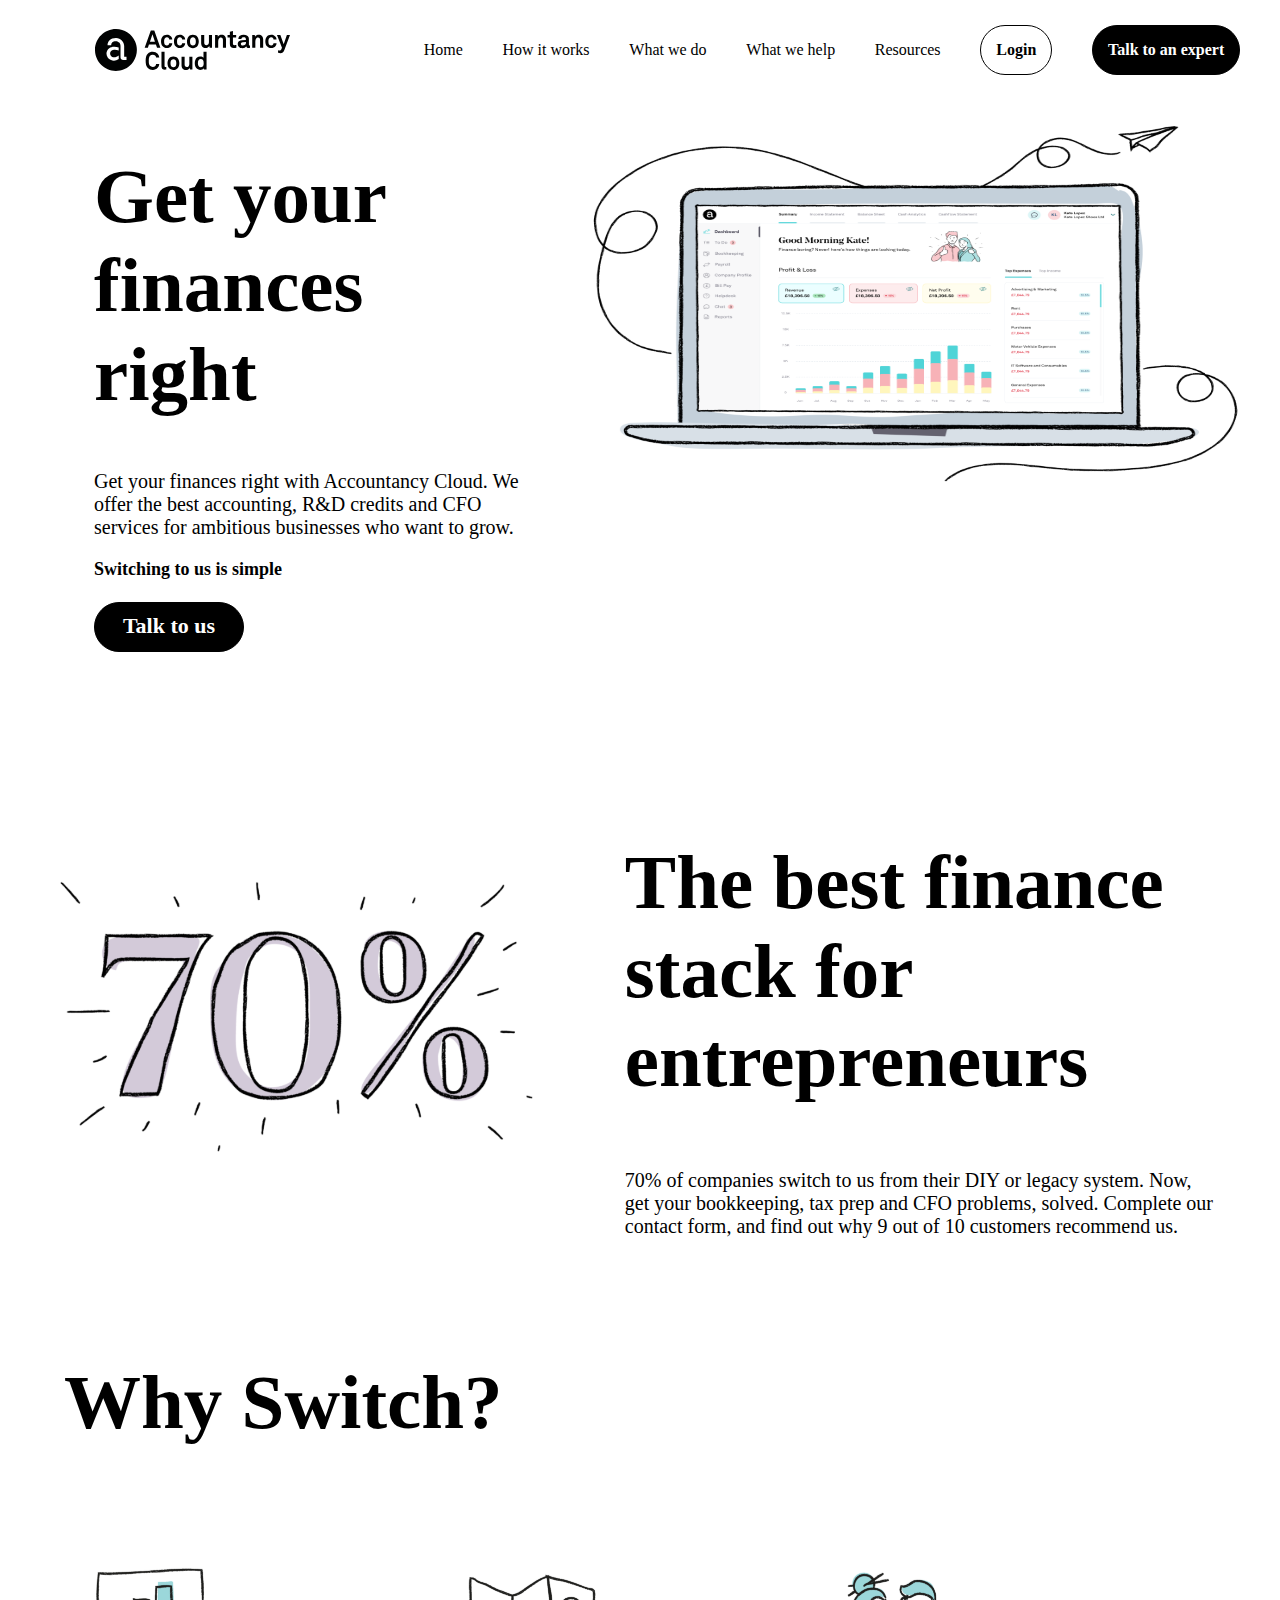
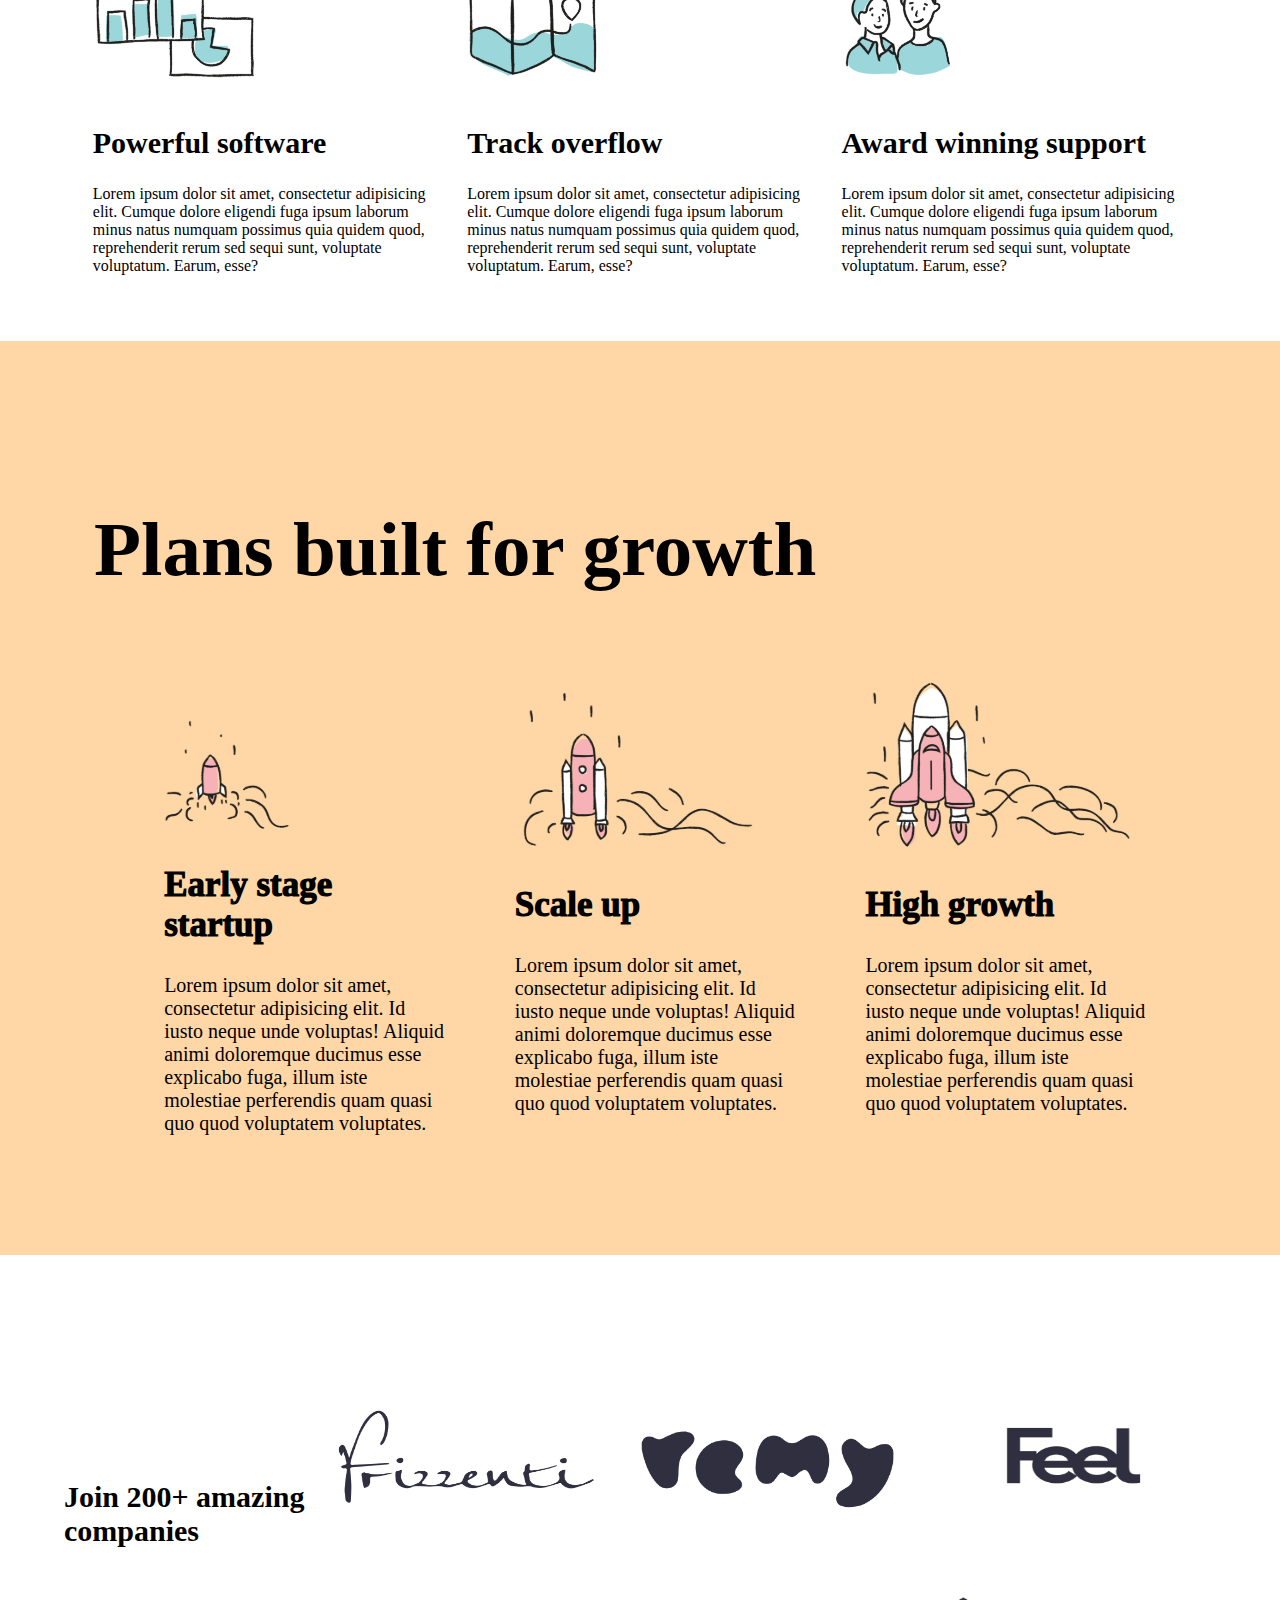
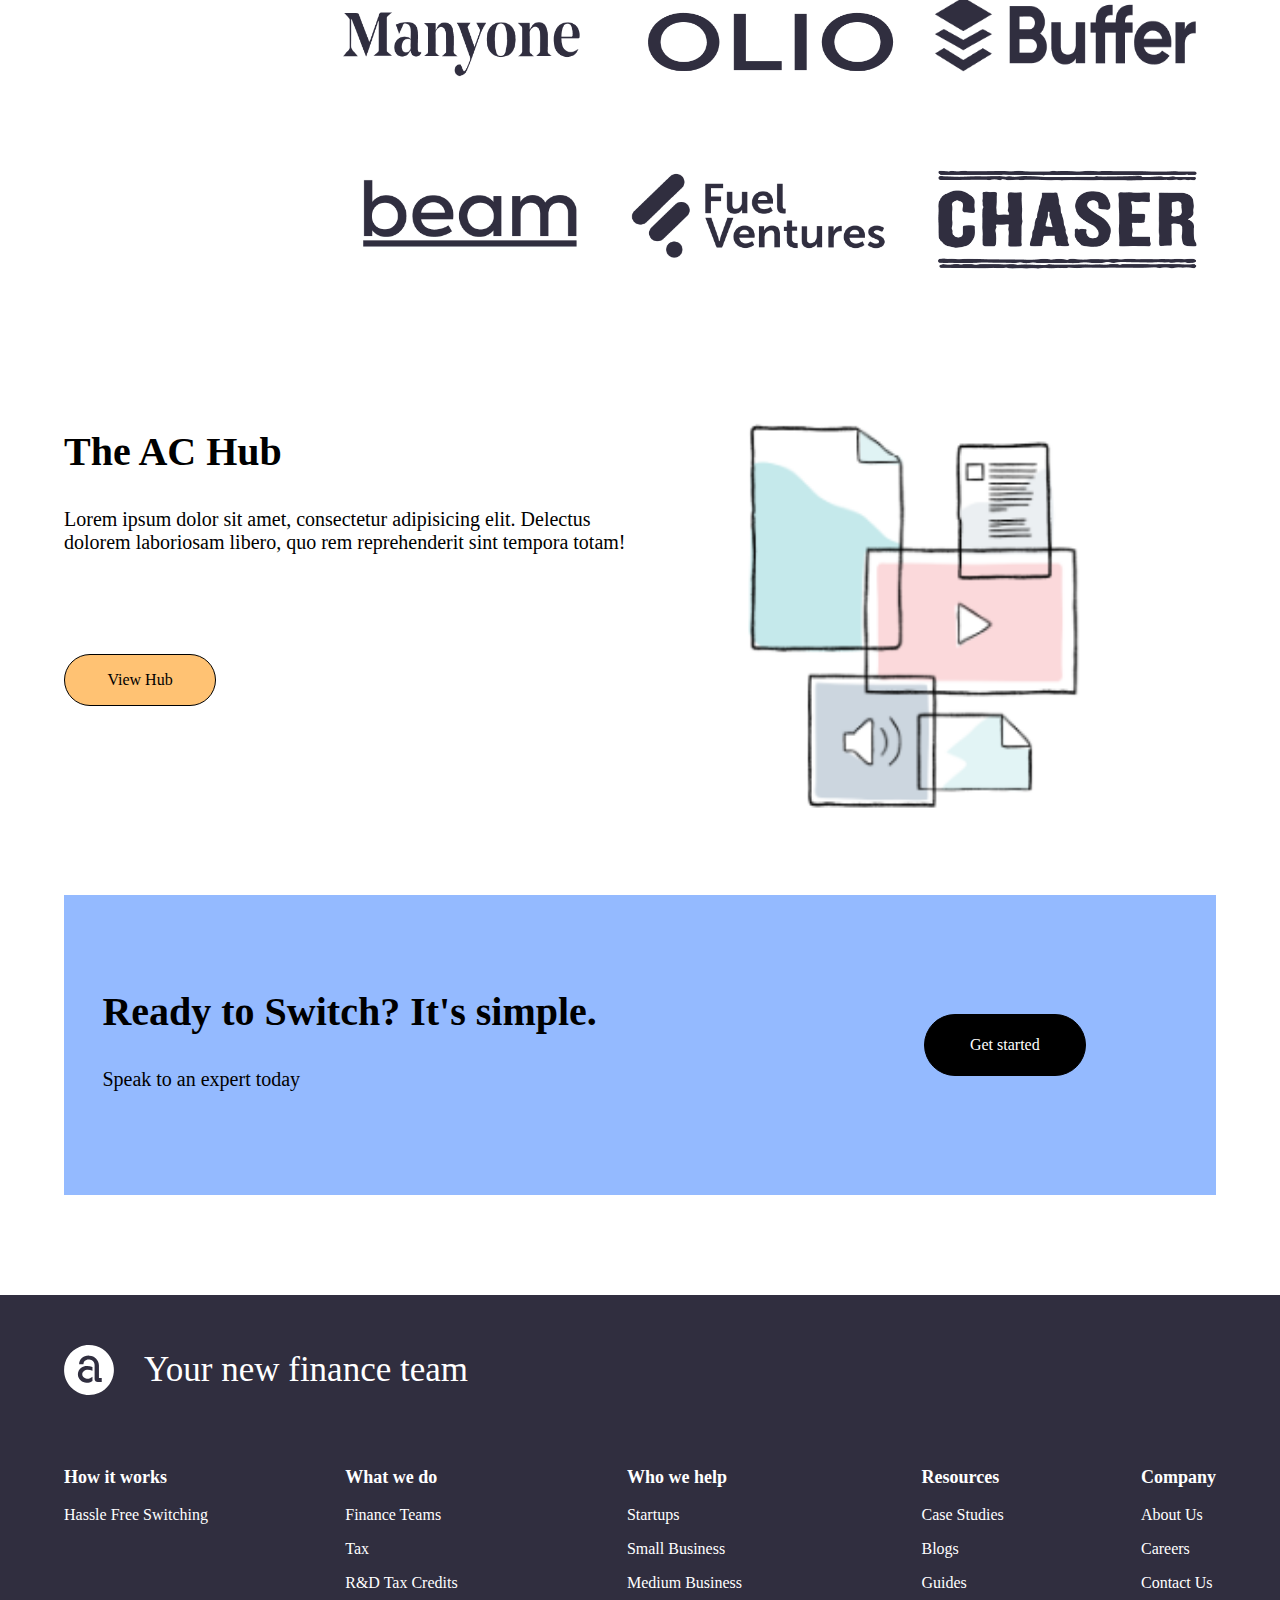
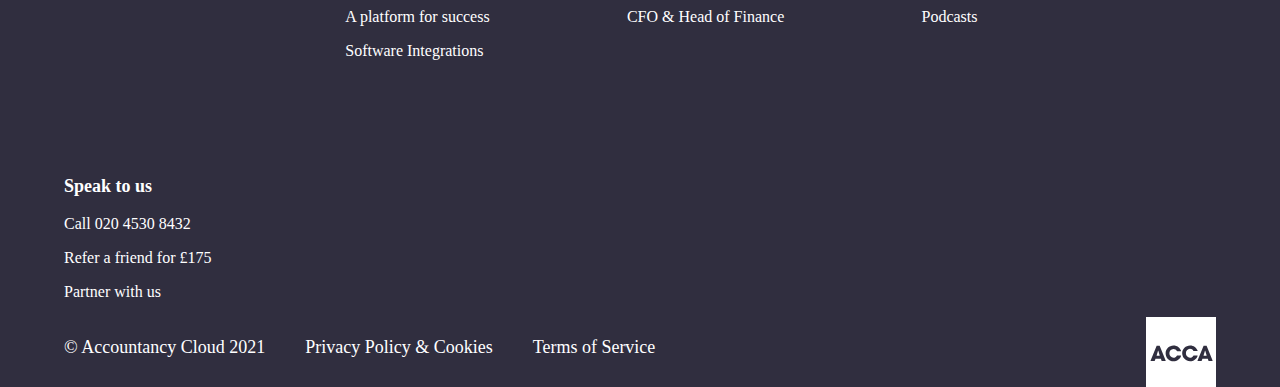
<file: Lesson_5/index.html>
<!doctype html>
<html lang="en">
<head>
        <meta charset="UTF-8">
        <meta name="viewport"
              content="width=device-width, user-scalable=no, initial-scale=1.0, maximum-scale=1.0, minimum-scale=1.0">
        <meta http-equiv="X-UA-Compatible" content="ie=edge">
        <title>Main</title>

        <link rel="stylesheet" href="Styles.css">

</head>
<body>

        <div class="menu d-f h100 w100pc">

                <div class="left_part w30pc fcc">

                        <img src="Gallery/logo.svg" alt="Logo">

                </div>

                <div class="right_part w70pc fec">

                        <a class="menu_item" href="#">Home</a>
                        <a class="menu_item" href="#">How it works</a>
                        <a class="menu_item" href="#">What we do</a>
                        <a class="menu_item" href="#">What we help</a>
                        <a class="menu_item" href="#">Resources</a>
                        <a class="menu_item button_1" href="#">Login</a>
                        <a class="menu_item button_2" href="#">Talk to an expert</a>

                </div>

        </div>

        <div class="first_block w90pc h-a mg-a d-f">

                <div class="left_part w40pc h100pc">

                        <h1 class="big_header mg-l30">Get your finances right</h1>

                        <p class="mg-l30">
                                Get your finances right with Accountancy Cloud. We offer the best accounting, R&D
                                credits and CFO services for ambitious businesses who want to grow.
                        </p>

                        <p class="mg-l30">
                                Switching to us is simple
                        </p>

                        <p class="button mg-l30 h50 w150">
                                Talk to us
                        </p>

                </div>

                <div class="right_part w60pc h-a">

                        <img class="mg-l50" src="Gallery/photo_1.svg" alt="Photo 1">

                </div>

        </div>

        <div class="second_block w90pc h-a d-f mg-a mg-t100">

                <div class="left_part w40pc h-a fcc">
                        <img src="Gallery/photo_2.svg" alt="">
                </div>

                <div class="right_part w60pc h-a mg-l100">

                        <h2 class="big_header">The best finance stack for entrepreneurs</h2>

                        <p>70% of companies switch to us from their DIY or legacy system. Now, get your bookkeeping, tax
                           prep and CFO problems, solved. Complete our contact form, and find out why 9 out of 10
                           customers recommend us.</p>

                </div>

        </div>

        <div class="third_block mg-a mg-t100 w90pc">

                <h2 class="big_header">Why Switch?</h2>

                <div class="blocks mg-t100 w100pc fec">

                        <div class="block_item w30pc">

                                <img src="Gallery/photo_3.svg" alt="">

                                <h2>Powerful software</h2>

                                <p>
                                        Lorem ipsum dolor sit amet, consectetur adipisicing elit. Cumque dolore eligendi
                                        fuga ipsum laborum minus natus numquam possimus quia quidem quod, reprehenderit
                                        rerum sed sequi sunt, voluptate voluptatum. Earum, esse?
                                </p>

                        </div>

                        <div class="block_item w30pc">

                                <img src="Gallery/photo_4.svg" alt="">

                                <h2>Track overflow</h2>

                                <p>
                                        Lorem ipsum dolor sit amet, consectetur adipisicing elit. Cumque dolore eligendi
                                        fuga ipsum laborum minus natus numquam possimus quia quidem quod, reprehenderit
                                        rerum sed sequi sunt, voluptate voluptatum. Earum, esse?
                                </p>

                        </div>

                        <div class="block_item w30pc">

                                <img src="Gallery/photo_5.svg" alt="">

                                <h2>Award winning support</h2>

                                <p>
                                        Lorem ipsum dolor sit amet, consectetur adipisicing elit. Cumque dolore eligendi
                                        fuga ipsum laborum minus natus numquam possimus quia quidem quod, reprehenderit
                                        rerum sed sequi sunt, voluptate voluptatum. Earum, esse?
                                </p>

                        </div>


                </div>

        </div>

        <div class="fourth_block_father w100pc mg-t50">

                <div class="fourth_block_child w90pc h-a mg-a">

                        <h2 class="big_header mg-l30">Plans built for growth</h2>

                        <div class="blocks mg-l30 fec">

                                <div class="block_item w25pc h-a">

                                        <img src="Gallery/photo_6.svg" alt="Photo">

                                        <h2>Early stage startup</h2>

                                        <p class="fs20">
                                                Lorem ipsum dolor sit amet, consectetur adipisicing elit. Id iusto neque
                                                unde voluptas! Aliquid animi doloremque ducimus esse explicabo fuga,
                                                illum iste molestiae perferendis quam quasi quo quod voluptatem
                                                voluptates.
                                        </p>

                                </div>

                                <div class="block_item w25pc h-a">

                                        <img src="Gallery/photo_7.svg" alt="Photo">

                                        <h2>Scale up</h2>

                                        <p class="fs20">
                                                Lorem ipsum dolor sit amet, consectetur adipisicing elit. Id iusto neque
                                                unde voluptas! Aliquid animi doloremque ducimus esse explicabo fuga,
                                                illum iste molestiae perferendis quam quasi quo quod voluptatem
                                                voluptates.
                                        </p>

                                </div>

                                <div class="block_item w25pc h-a">

                                        <img src="Gallery/photo_8.svg" alt="Photo">

                                        <h2>High growth</h2>

                                        <p class="fs20">
                                                Lorem ipsum dolor sit amet, consectetur adipisicing elit. Id iusto neque
                                                unde voluptas! Aliquid animi doloremque ducimus esse explicabo fuga,
                                                illum iste molestiae perferendis quam quasi quo quod voluptatem
                                                voluptates.
                                        </p>

                                </div>

                        </div>

                </div>

        </div>

        <div class="fifth_block w90pc h-a mg-a mg-t100 d-f">

                <div class="left_part w25pc mg-t100">

                        <h2>Join 200+ amazing companies</h2>

                </div>

                <div class="right_part w75pc">

                        <div class="block_line fec mg-t30">

                                <img class="w300 h150" src="Gallery/log_1.PNG" alt="logo">

                                <img class="w300 h150" src="Gallery/log_2.PNG" alt="logo">

                                <img class="w300 h150" src="Gallery/log_3.PNG" alt="logo">

                        </div>

                        <div class="block_line fec mg-t30">

                                <img class="w300 h150" src="Gallery/log_4.PNG" alt="logo">

                                <img class="w300 h150" src="Gallery/log_5.PNG" alt="logo">

                                <img class="w300 h150" src="Gallery/log_6.PNG" alt="logo">

                        </div>

                        <div class="block_line fec mg-t30">

                                <img class="w300 h150" src="Gallery/log_7.PNG" alt="logo">

                                <img class="w300 h150" src="Gallery/log_8.PNG" alt="logo">

                                <img class="w300 h150" src="Gallery/log_9.PNG" alt="logo">

                        </div>

                </div>

        </div>

        <div class="sixth_block w90pc mg-a mg-t100 d-f">

                <div class="left_part w50pc">

                        <h2>The AC Hub</h2>

                        <p class="fs20 w100pc h-a">Lorem ipsum dolor sit amet, consectetur adipisicing elit. Delectus dolorem laboriosam libero, quo rem
                   reprehenderit sint tempora totam!</p>

                        <div class="button w150 h50 fec mg-t100">
                                View Hub
                        </div>

                </div>

                <div class="right_part w50pc fcc">

                        <img  class="h500 w500"  src="Gallery/photo_9.PNG" alt="photo">
                        
                </div>

        </div>

        <div class="seventh_block_father w100pc h300">

                <div class="son fec w90pc h100pc mg-a">

                        <div class="left_part w60pc h60pc">

                                <h2>
                                        Ready to Switch? It's simple.
                                </h2>

                                <p class="fs20">Speak to an expert today</p>

                        </div>

                        <div class="right_part w30pc h100pc fcc">

                                <div id class="button w150 h50 fcc">

                                        Get started

                                </div>

                        </div>

                </div>

        </div>

        <div class="bottom_daddy w100pc h-a mg-t100">

                <div class="son w90pc h-a mg-a">

                        <div class="first_bottom d-f">

                                <div class="logo">
                                        <img src="Gallery/logo_1_for_bottom.svg" alt="Logo">
                                </div>

                                <h2>Your new finance team</h2>

                        </div>

                        <div class="second_bottom fbs w100pc h-a mg-t50">

                                <div class="block_item">

                                        <p>How it works</p>
                                        <p>Hassle Free Switching</p>

                                </div>

                                <div class="block_item">

                                        <p>What we do</p>
                                        <p>Finance Teams</p>
                                        <p>Tax</p>
                                        <p>R&D Tax Credits</p>
                                        <p>A platform for success</p>
                                        <p>Software Integrations</p>

                                </div>

                                <div class="block_item">

                                        <p>Who we help</p>
                                        <p>Startups</p>
                                        <p>Small Business</p>
                                        <p>Medium Business</p>
                                        <p>CFO & Head of Finance</p>

                                </div>

                                <div class="block_item">

                                        <p>Resources</p>
                                        <p>Case Studies</p>
                                        <p>Blogs</p>
                                        <p>Guides</p>
                                        <p>Podcasts</p>


                                </div>

                                <div class="block_item">

                                        <p>Company</p>
                                        <p>About Us</p>
                                        <p>Careers</p>
                                        <p>Contact Us</p>


                                </div>

                        </div>

                        <div class="third_bottom mg-t100">

                                <div class="block_item">

                                        <p>Speak to us</p>
                                        <p>Call 020 4530 8432</p>
                                        <p>Refer a friend for £175</p>
                                        <p>Partner with us</p>


                                </div>

                        </div>

                        <div class="fourth_bottom d-f">

                                <div class="left_part d-f w70pc">

                                        <p>© Accountancy Cloud 2021</p>
                                        <p>Privacy Policy & Cookies</p>
                                        <p>Terms of Service</p>

                                </div>

                                <div class="right_part w30pc">

                                        <img src="Gallery/logo_2_for_bottom.svg" alt="">

                                </div>

                        </div>

                </div>

        </div>

</body>
</html>
</file>
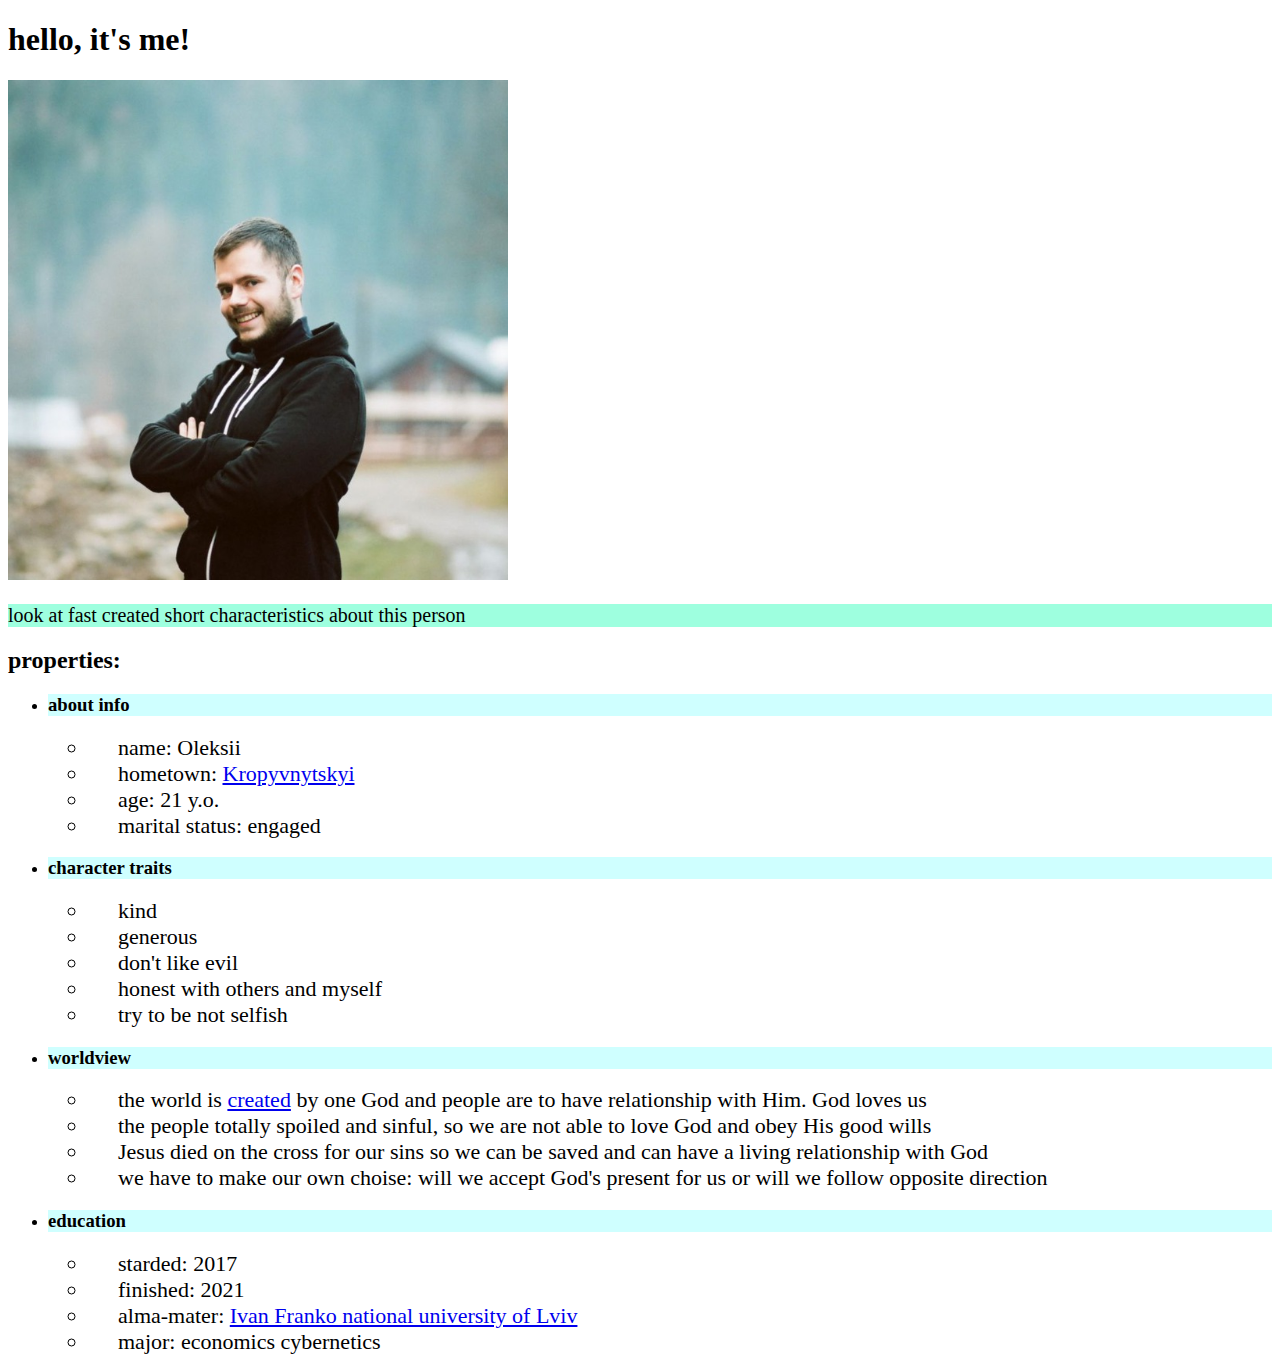
<file: Lesson_1/main.html>
<!doctype html>
<html lang="en">
<head>
        <meta charset="UTF-8">
        <meta name="viewport"
              content="width=device-width, user-scalable=no, initial-scale=1.0,
              maximum-scale=1.0, minimum-scale=1.0">
        <meta http-equiv="X-UA-Compatible" content="ie=edge">

        <link rel="stylesheet" href="Styles.css">

        <title>about myself</title>
</head>
<body>

        <h1>hello, it's me!</h1>

        <img id="myPhoto" src="Gallery/photo_1.jpg" alt="Photo">

        <p id="underPhoto">look at fast created short characteristics about this person</p>

        <h2>properties:</h2>
        <ul>
                <li>
                        <h3>about info</h3>
                        <ul>

                                <li>name: Oleksii</li>
                                <li>hometown: <a href="https://en.wikipedia.org/wiki/Kropyvnytskyi" target="_blank>">Kropyvnytskyi</a>
                                </li>
                                <li>age: 21 y.o.</li>
                                <li>marital status: engaged</li>

                        </ul>
                </li>
                <li>
                        <h3>character traits</h3>
                        <ul>
                                <li>kind</li>
                                <li>generous</li>
                                <li>don't like evil</li>
                                <li>honest with others and myself</li>
                                <li>try to be not selfish</li>
                        </ul>
                </li>
                <li>
                        <h3>worldview</h3>
                        <ul>
                                <li>the world is <a href="https://thefour.com/ua/" target="_blank">created</a> by one
                                    God and people are to have relationship with Him. God loves us
                                </li>
                                <li>the people totally spoiled and sinful, so we are not able to love God and obey His
                                    good wills
                                </li>
                                <li>Jesus died on the cross for our sins so we can be saved and can have a living
                                    relationship with God
                                </li>
                                <li>we have to make our own choise: will we accept God's present for us or will we
                                    follow opposite direction
                                </li>
                        </ul>
                </li>
                <li>
                        <h3>education</h3>
                        <ul>
                                <li>starded: 2017</li>
                                <li>finished: 2021</li>
                                <li>alma-mater: <a href="https://lnu.edu.ua/en/" target="_blank">Ivan Franko national
                                                                                                 university of Lviv</a>
                                </li>
                                <li>major: economics cybernetics</li>
                        </ul>
                </li>

        </ul>

</body>
</html>
</file>
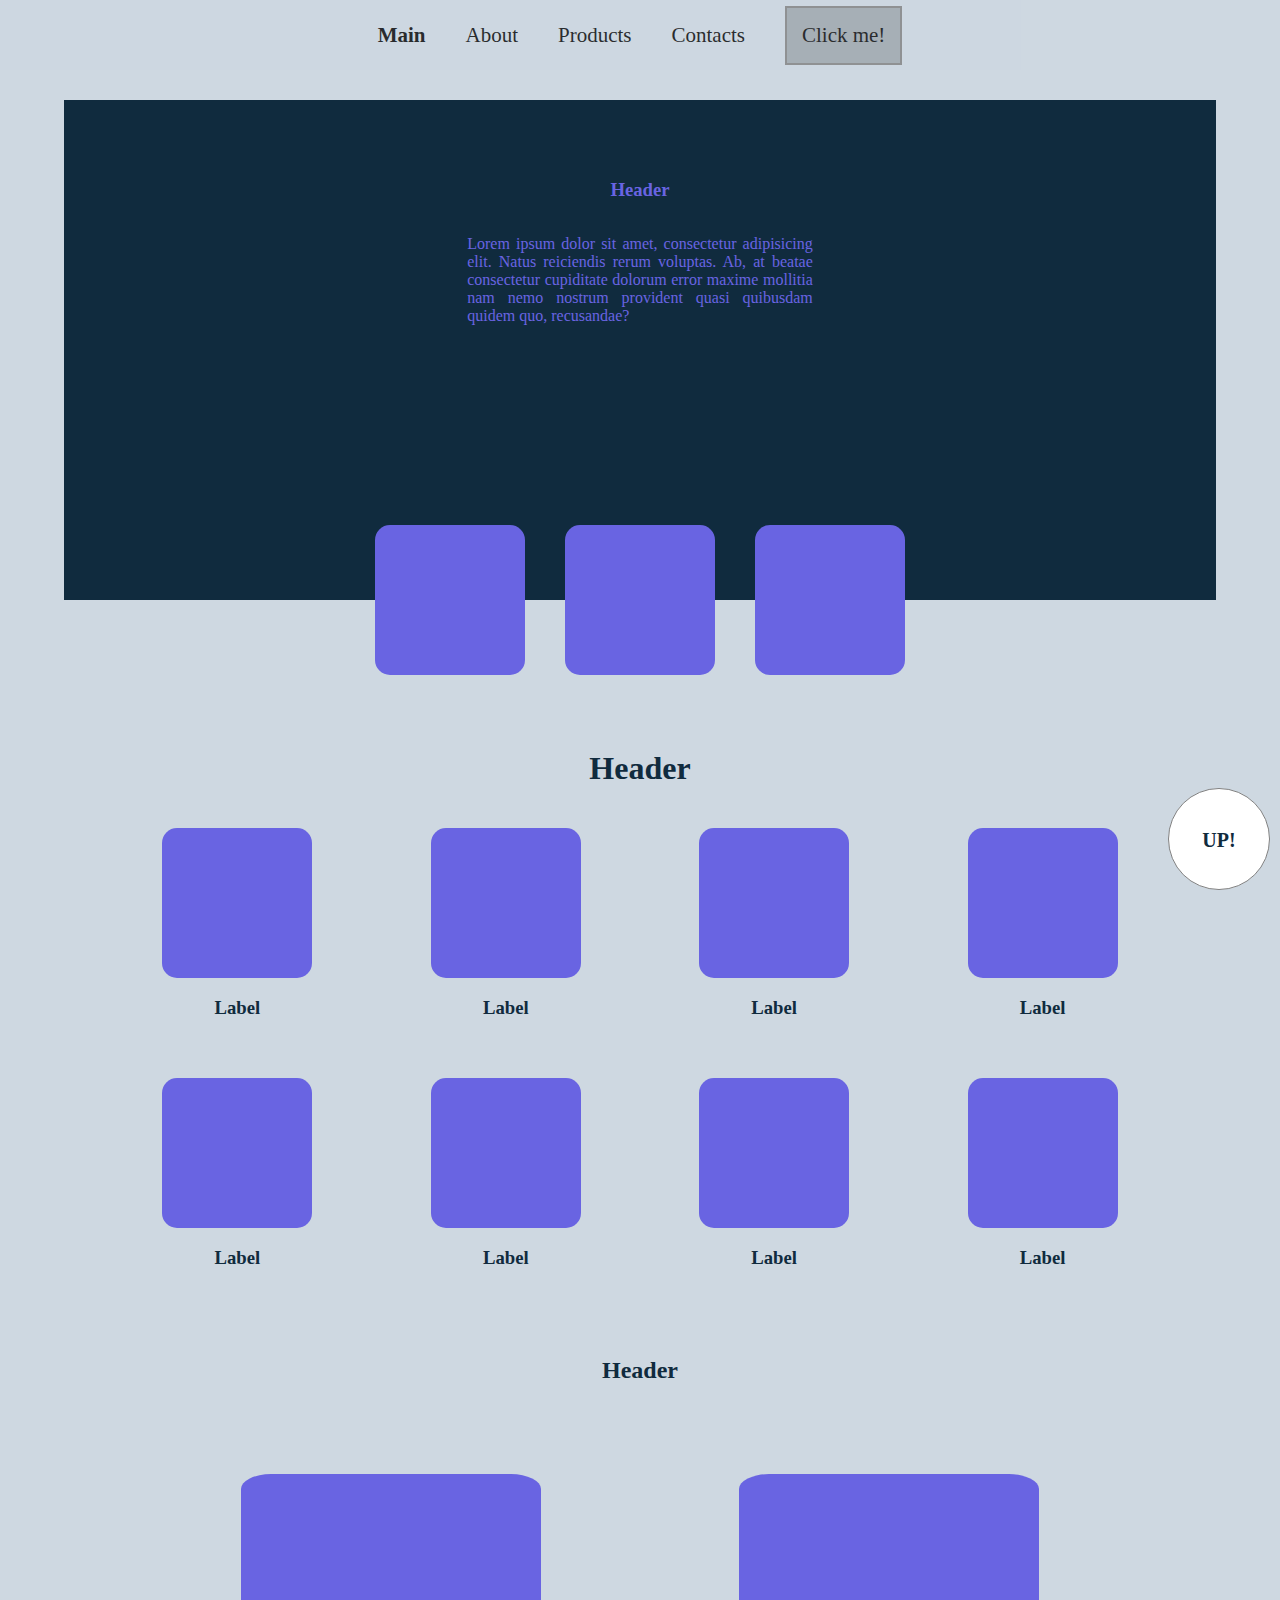
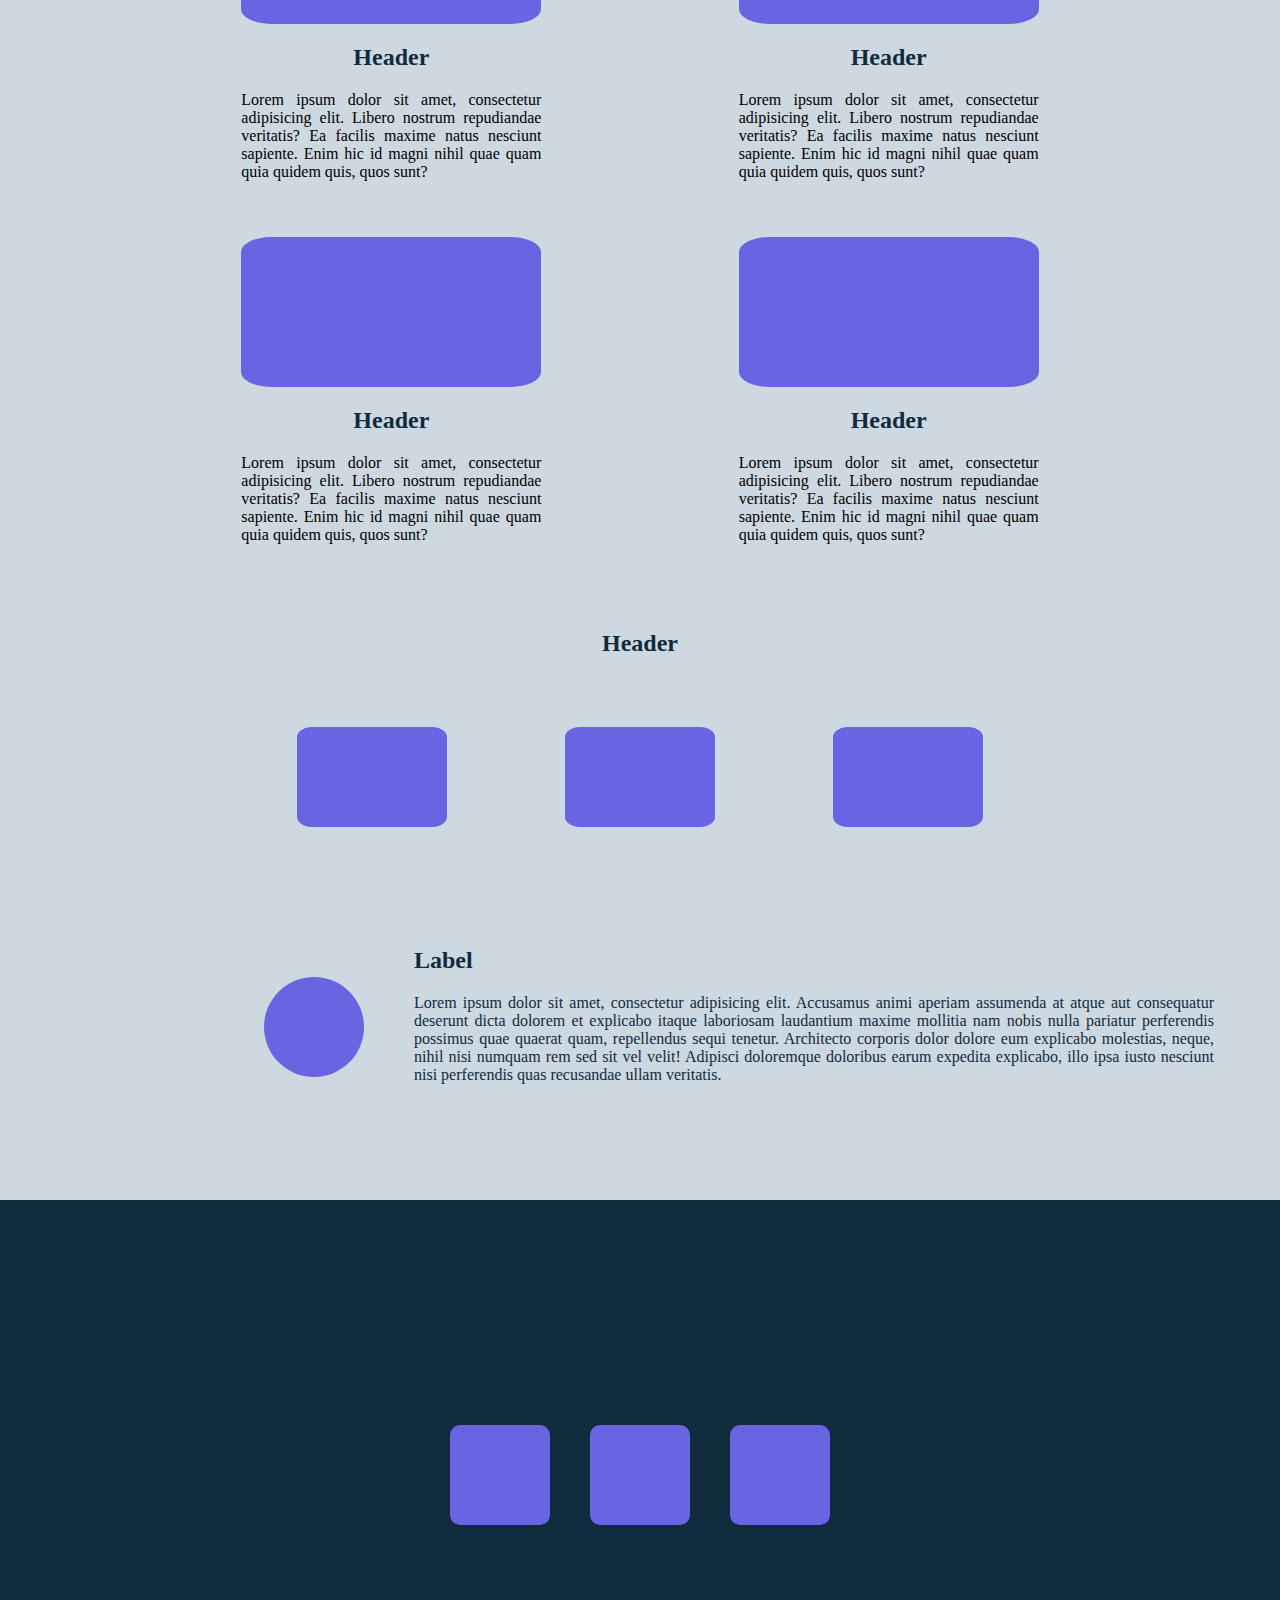
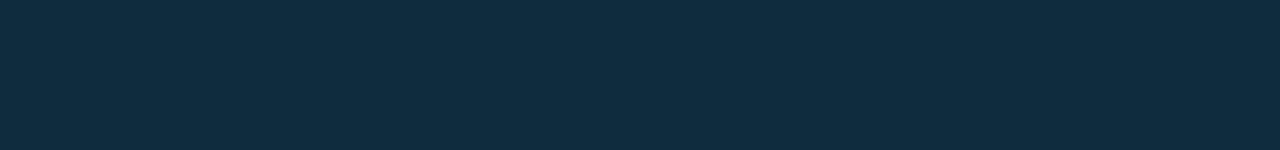
<file: Lesson_3/page_1.html>
<!doctype html>
<html lang="en">
<head>
        <meta charset="UTF-8">
        <meta name="viewport"
              content="width=device-width, user-scalable=no, initial-scale=1.0, maximum-scale=1.0, minimum-scale=1.0">
        <meta http-equiv="X-UA-Compatible" content="ie=edge">
        <title>Page 1</title>

        <link rel="stylesheet" href="Styles.css">

</head>
<body>

        <div id="top"></div>

        <div class="menu fcc">

                <a href=""><b>Main</b></a>
                <a href="">About</a>
                <a href="">Products</a>
                <a href="">Contacts</a>
                <a id="click_me" href="">Click me!</a>

        </div>

        <a href="#top">
                <div class="up w100 h100 br50 color_dark">
                        <p class="fcc">
                                UP!
                        </p>
                </div>
        </a>

        <div class="whole_page">

                <div class="main_bg bg_dark h500">

                        <div class="main_text color_light fcc">
                                <h3>
                                        Header
                                </h3>
                                <p class="ta-j">
                                        Lorem ipsum dolor sit amet, consectetur adipisicing elit. Natus reiciendis rerum
                                        voluptas. Ab, at beatae consectetur cupiditate dolorum error maxime mollitia nam
                                        nemo nostrum provident quasi quibusdam quidem quo, recusandae?
                                </p>
                        </div>

                        <div class="blocks fce">

                                <div class="block_item w150 h150 bg_light br10">

                                </div>

                                <div class="block_item w150 h150 bg_light br10">

                                </div>

                                <div class="block_item w150 h150 bg_light br10">

                                </div>


                        </div>

                </div>

                <h1 class="color_dark fcc" id="header">
                        Header
                </h1>

                <div class="content_first fec">

                        <div class="block_item">

                                <div class="block_photo w150 h150 bg_light br10">

                                </div>

                                <h3 class="color_dark ta-c">
                                        Label
                                </h3>
                        </div>


                        <div class="block_item">

                                <div class="block_photo w150 h150 bg_light br10">

                                </div>

                                <h3 class="color_dark ta-c">
                                        Label
                                </h3>
                        </div>

                        <div class="block_item">

                                <div class="block_photo w150 h150 bg_light br10">

                                </div>

                                <h3 class="color_dark ta-c">
                                        Label
                                </h3>
                        </div>

                        <div class="block_item">

                                <div class="block_photo w150 h150 bg_light br10">

                                </div>

                                <h3 class="color_dark ta-c">
                                        Label
                                </h3>
                        </div>

                </div>

                <div class="content_first fec">

                        <div class="block_item">

                                <div class="block_photo w150 h150 bg_light br10">

                                </div>

                                <h3 class="color_dark ta-c">
                                        Label
                                </h3>
                        </div>


                        <div class="block_item">

                                <div class="block_photo w150 h150 bg_light br10">

                                </div>

                                <h3 class="color_dark ta-c">
                                        Label
                                </h3>
                        </div>

                        <div class="block_item">

                                <div class="block_photo w150 h150 bg_light br10">

                                </div>

                                <h3 class="color_dark ta-c">
                                        Label
                                </h3>
                        </div>

                        <div class="block_item">

                                <div class="block_photo w150 h150 bg_light br10">

                                </div>

                                <h3 class="color_dark ta-c">
                                        Label
                                </h3>
                        </div>

                </div>

                <h2 class="color_dark fcc">
                        Header
                </h2>

                <div class="content_second fec">

                        <div class="block_item">

                                <div class="block_photo  w300 h150 bg_light br10">

                                </div>

                                <h2 class="color_dark ta-c">
                                        Header
                                </h2>

                                <p>
                                        Lorem ipsum dolor sit amet, consectetur adipisicing elit. Libero nostrum
                                        repudiandae veritatis? Ea facilis maxime natus nesciunt sapiente. Enim hic id
                                        magni nihil quae quam quia quidem quis, quos sunt?
                                </p>

                        </div>

                        <div class="block_item">

                                <div class="block_photo  w300 h150 bg_light br10">

                                </div>

                                <h2 class="color_dark ta-c">
                                        Header
                                </h2>

                                <p>
                                        Lorem ipsum dolor sit amet, consectetur adipisicing elit. Libero nostrum
                                        repudiandae veritatis? Ea facilis maxime natus nesciunt sapiente. Enim hic id
                                        magni nihil quae quam quia quidem quis, quos sunt?
                                </p>

                        </div>

                </div>

                <div class="content_second fec">

                        <div class="block_item">

                                <div class="block_photo  w300 h150 bg_light br10">

                                </div>

                                <h2 class="color_dark ta-c">
                                        Header
                                </h2>

                                <p>
                                        Lorem ipsum dolor sit amet, consectetur adipisicing elit. Libero nostrum
                                        repudiandae veritatis? Ea facilis maxime natus nesciunt sapiente. Enim hic id
                                        magni nihil quae quam quia quidem quis, quos sunt?
                                </p>

                        </div>

                        <div class="block_item">

                                <div class="block_photo  w300 h150 bg_light br10">

                                </div>

                                <h2 class="color_dark ta-c">
                                        Header
                                </h2>

                                <p>
                                        Lorem ipsum dolor sit amet, consectetur adipisicing elit. Libero nostrum
                                        repudiandae veritatis? Ea facilis maxime natus nesciunt sapiente. Enim hic id
                                        magni nihil quae quam quia quidem quis, quos sunt?
                                </p>

                        </div>

                </div>

                <h2 class="color_dark fcc">
                        Header
                </h2>

                <div class="content_third fec">

                        <div class="content_item">
                                <div class="content_photo h100 w150 bg_light br10">

                                </div>
                        </div>

                        <div class="content_item">
                                <div class="content_photo h100 w150 bg_light br10">

                                </div>
                        </div>

                        <div class="content_item">
                                <div class="content_photo h100 w150 bg_light br10">

                                </div>
                        </div>

                </div>

                <div class="content_fourth">
                        <div class="left_part w100 h100 bg_light br50">

                        </div>

                        <div class="right_part">

                                <h2 class="color_dark">
                                        Label
                                </h2>

                                <p class="color_dark">
                                        Lorem ipsum dolor sit amet, consectetur adipisicing elit. Accusamus animi
                                        aperiam assumenda at atque aut consequatur deserunt dicta dolorem et explicabo
                                        itaque laboriosam laudantium maxime mollitia nam nobis nulla pariatur
                                        perferendis possimus quae quaerat quam, repellendus sequi tenetur. Architecto
                                        corporis dolor dolore eum explicabo molestias, neque, nihil nisi numquam rem sed
                                        sit vel velit! Adipisci doloremque doloribus earum expedita explicabo, illo ipsa
                                        iusto nesciunt nisi perferendis quas recusandae ullam veritatis.
                                </p>

                        </div>
                </div>

        </div>

        <div class="bottom bg_dark fcc">

                <div class="content_item w100 h100 bg_light br10">

                </div>

                <div class="content_item w100 h100 bg_light br10">

                </div>

                <div class="content_item w100 h100 bg_light br10">

                </div>

        </div>


</body>
</html>
</file>
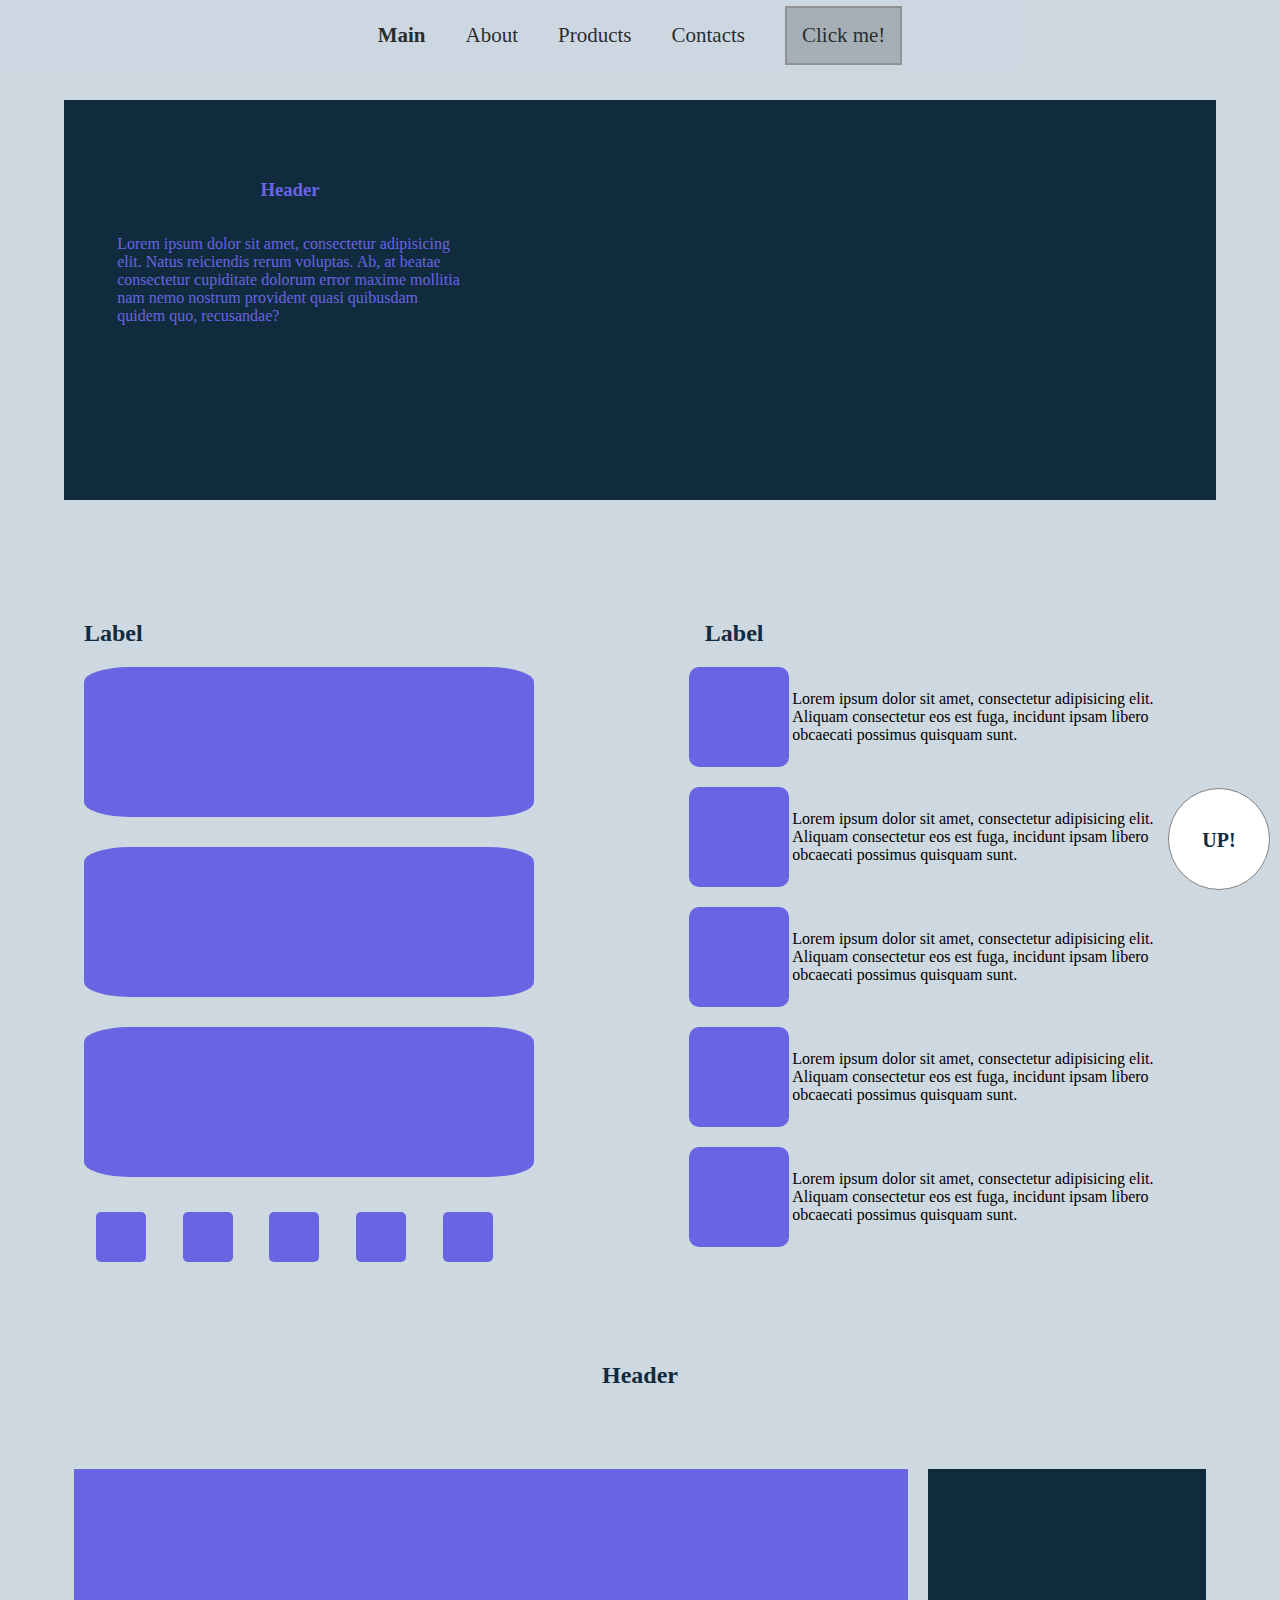
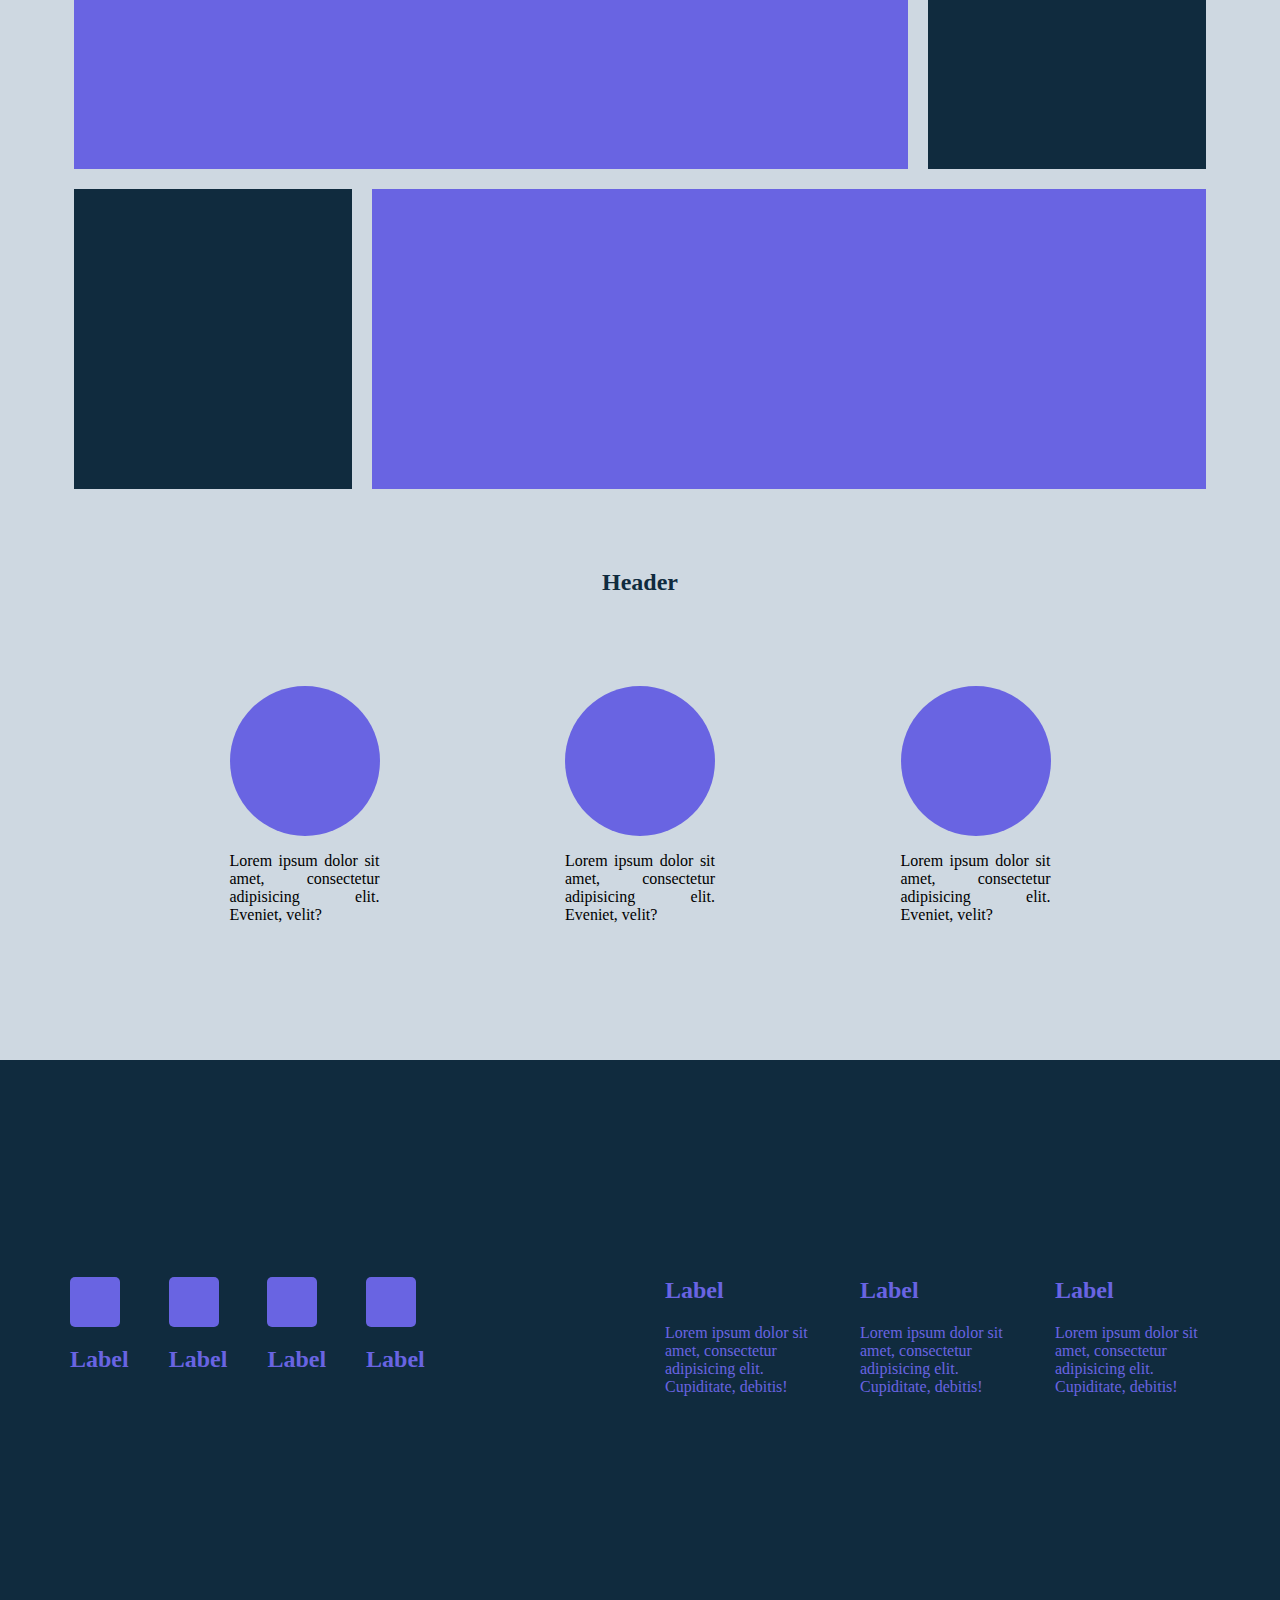
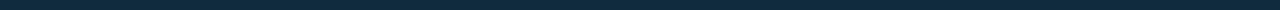
<file: Lesson_3/page_2.html>
<!doctype html>
<html lang="en">
<head>
        <meta charset="UTF-8">
        <meta name="viewport"
              content="width=device-width, user-scalable=no, initial-scale=1.0, maximum-scale=1.0, minimum-scale=1.0">
        <meta http-equiv="X-UA-Compatible" content="ie=edge">
        <title>Page 2</title>

        <link rel="stylesheet" href="Styles.css">

</head>
<body>

        <div id="top"></div>

        <div class="menu fcc">

                <a href=""><b>Main</b></a>
                <a href="">About</a>
                <a href="">Products</a>
                <a href="">Contacts</a>
                <a id="click_me" href="">Click me!</a>

        </div>

        <a href="#top">
                <div class="up w100 h100 br50 color_dark">
                        <p class="fcc">
                                UP!
                        </p>
                </div>
        </a>

        <div class="whole_page">

                <div class="main_bg bg_dark h400">

                        <div class="main_text color_light fcc" style="right: 350px">

                                <h3>
                                        Header
                                </h3>
                                <p class="ta-l">
                                        Lorem ipsum dolor sit amet, consectetur adipisicing elit. Natus reiciendis rerum
                                        voluptas. Ab, at beatae consectetur cupiditate dolorum error maxime mollitia nam
                                        nemo nostrum provident quasi quibusdam quidem quo, recusandae?
                                </p>

                        </div>


                </div>

                <div class="big_body">

                        <div class="left_part">

                                <h2 class="color_dark">
                                        Label
                                </h2>

                                <div class="block_item bg_light h150 w450 br10">

                                </div>

                                <div class="block_item bg_light h150 w450 br10">

                                </div>

                                <div class="block_item bg_light h150 w450 br10">

                                </div>

                                <div class="bottom_of_left_part fec">

                                        <div class="block_item bg_light h50 w50 br10">

                                        </div>

                                        <div class="block_item bg_light h50 w50 br10">

                                        </div>

                                        <div class="block_item bg_light h50 w50 br10">

                                        </div>

                                        <div class="block_item bg_light h50 w50 br10">

                                        </div>

                                        <div class="block_item bg_light h50 w50 br10">

                                        </div>

                                </div>

                        </div>

                        <div class="right_part">

                                <h2 class="color_dark">
                                        Label
                                </h2>

                                <div class="block_item fec">

                                        <div class="photo bg_light h100 w100 br10">

                                        </div>

                                        <p >
                                                Lorem ipsum dolor sit amet, consectetur adipisicing elit. Aliquam
                                                consectetur eos est fuga, incidunt ipsam libero obcaecati possimus
                                                quisquam sunt.
                                        </p>

                                </div>

                                <div class="block_item fec">

                                        <div class="photo bg_light h100 w100 br10">

                                        </div>

                                        <p>
                                                Lorem ipsum dolor sit amet, consectetur adipisicing elit. Aliquam
                                                consectetur eos est fuga, incidunt ipsam libero obcaecati possimus
                                                quisquam sunt.
                                        </p>

                                </div>

                                <div class="block_item fec">

                                        <div class="photo bg_light h100 w100 br10">

                                        </div>

                                        <p>
                                                Lorem ipsum dolor sit amet, consectetur adipisicing elit. Aliquam
                                                consectetur eos est fuga, incidunt ipsam libero obcaecati possimus
                                                quisquam sunt.
                                        </p>

                                </div>

                                <div class="block_item fec">

                                        <div class="photo bg_light h100 w100 br10">

                                        </div>

                                        <p>
                                                Lorem ipsum dolor sit amet, consectetur adipisicing elit. Aliquam
                                                consectetur eos est fuga, incidunt ipsam libero obcaecati possimus
                                                quisquam sunt.
                                        </p>

                                </div>

                                <div class="block_item fec">

                                        <div class="photo bg_light h100 w100 br10">

                                        </div>

                                        <p>
                                                Lorem ipsum dolor sit amet, consectetur adipisicing elit. Aliquam
                                                consectetur eos est fuga, incidunt ipsam libero obcaecati possimus
                                                quisquam sunt.
                                        </p>

                                </div>

                        </div>

                </div>

                <h2 class="color_dark ta-c">
                        Header
                </h2>

                <div class="part_first">

                        <div class="bigger h300 bg_light">

                        </div>

                        <div class="smaller h300 bg_dark">

                        </div>

                </div>

                <div class="part_second">

                        <div class="smaller h300 bg_dark">

                        </div>

                        <div class="bigger h300 bg_light">

                        </div>

                </div>

                <h2 class="color_dark ta-c">
                        Header
                </h2>

                <div class="last_block fec">

                        <div class="block_item w150">

                                <div class="photo bg_light h150 w150 br50">

                                </div>


                                <p class="ta-j ">
                                        Lorem ipsum dolor sit amet, consectetur adipisicing elit. Eveniet, velit?
                                </p>

                        </div>

                        <div class="block_item w150">

                                <div class="photo bg_light h150 w150 br50">

                                </div>


                                <p class="ta-j ">
                                        Lorem ipsum dolor sit amet, consectetur adipisicing elit. Eveniet, velit?
                                </p>

                        </div>

                        <div class="block_item w150">

                                <div class="photo bg_light h150 w150 br50">

                                </div>


                                <p class="ta-j ">
                                        Lorem ipsum dolor sit amet, consectetur adipisicing elit. Eveniet, velit?
                                </p>

                        </div>

                </div>

        </div>

        <div class="bottom bg_dark">

                <div class="left_part_of_bottom">

                        <div class="content_item">

                                <div class="photo w50 h50 bg_light br10">

                                </div>

                                <h2 class="color_light">
                                        Label
                                </h2>

                        </div>

                        <div class="content_item">

                                <div class="photo w50 h50 bg_light br10">

                                </div>

                                <h2 class="color_light">
                                        Label
                                </h2>

                        </div>

                        <div class="content_item">

                                <div class="photo w50 h50 bg_light br10">

                                </div>

                                <h2 class="color_light">
                                        Label
                                </h2>

                        </div>

                        <div class="content_item">

                                <div class="photo w50 h50 bg_light br10">

                                </div>

                                <h2 class="color_light">
                                        Label
                                </h2>

                        </div>

                </div>

                <div class="right_part_of_bottom fec">

                        <div class="content_item">

                                <h2 class="color_light">
                                        Label
                                </h2>

                                <p class="color_light w150">
                                        Lorem ipsum dolor sit amet, consectetur adipisicing elit. Cupiditate, debitis!
                                </p>

                        </div>

                        <div class="content_item">

                                <h2 class="color_light">
                                        Label
                                </h2>

                                <p class="color_light w150">
                                        Lorem ipsum dolor sit amet, consectetur adipisicing elit. Cupiditate, debitis!
                                </p>

                        </div>

                        <div class="content_item">

                                <h2 class="color_light">
                                        Label
                                </h2>

                                <p class="color_light w150">
                                        Lorem ipsum dolor sit amet, consectetur adipisicing elit. Cupiditate, debitis!
                                </p>

                        </div>

                </div>

        </div>

</body>
</html>
</file>
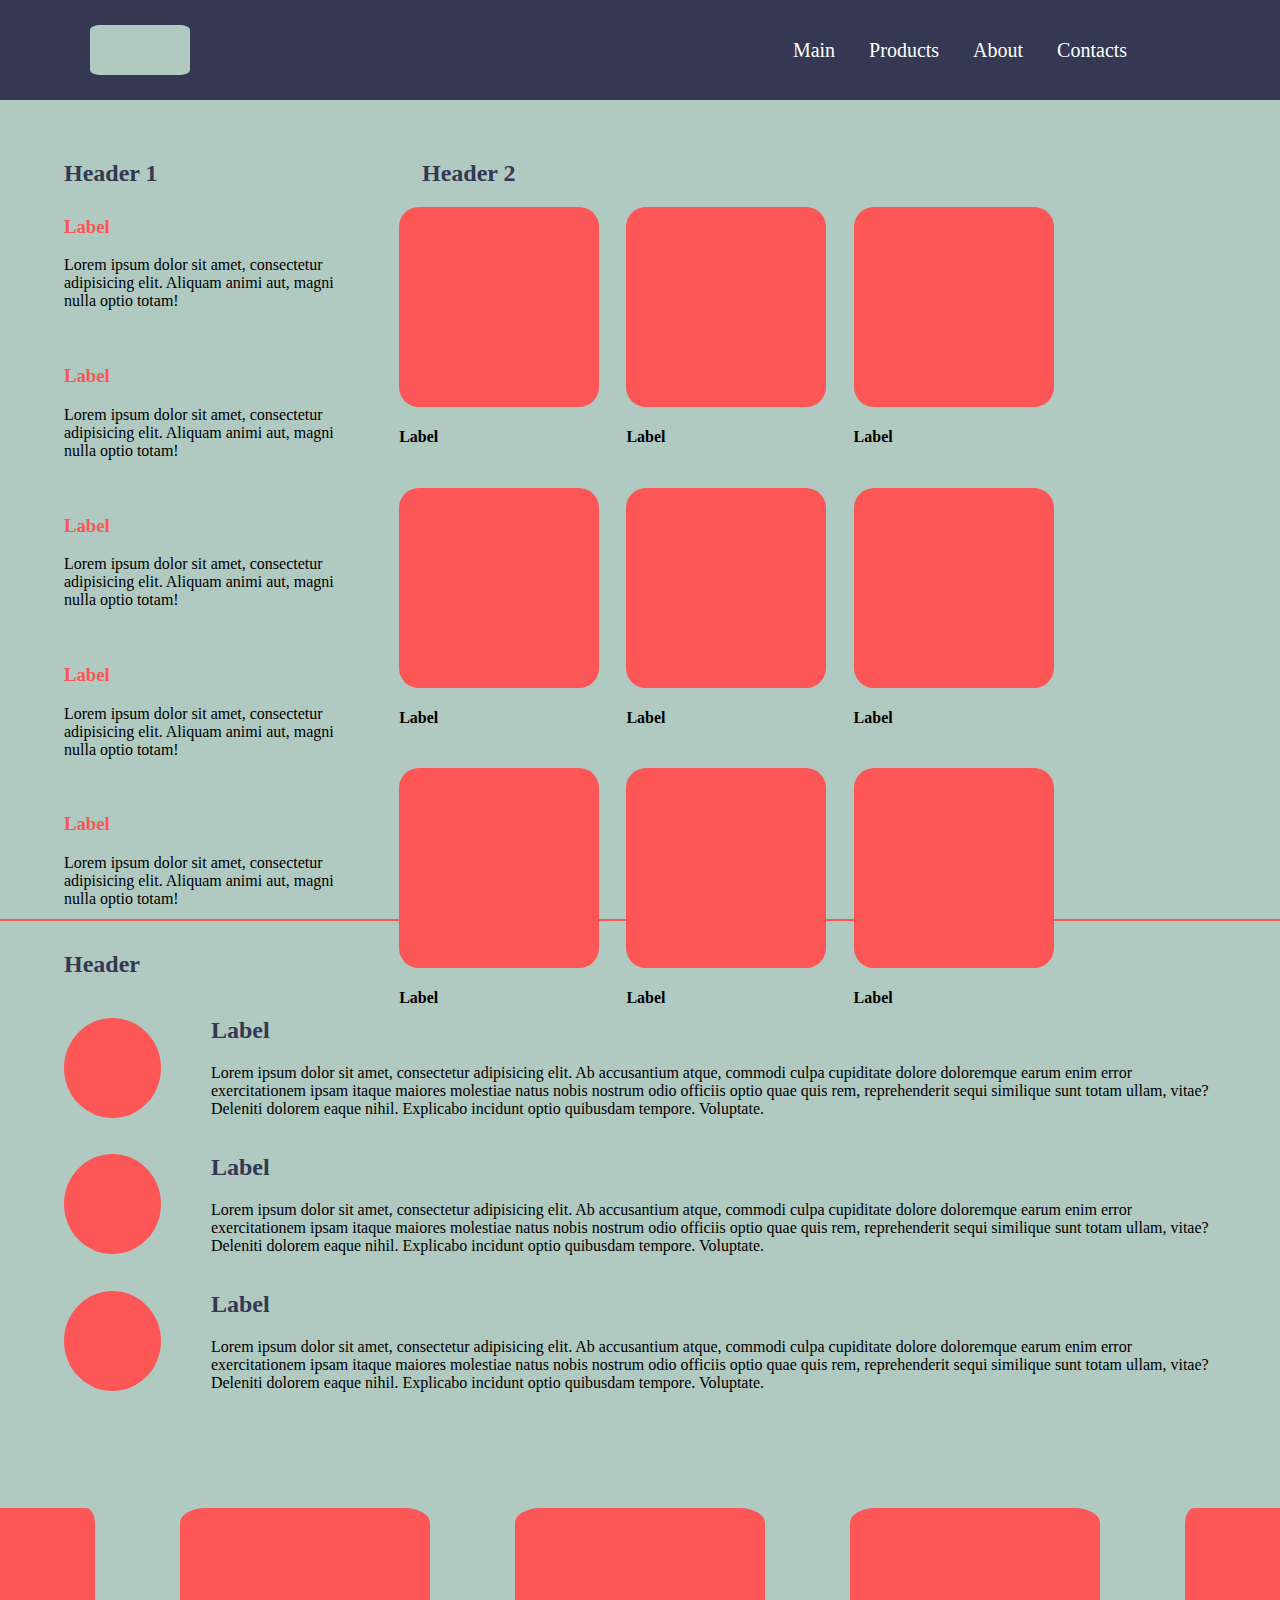
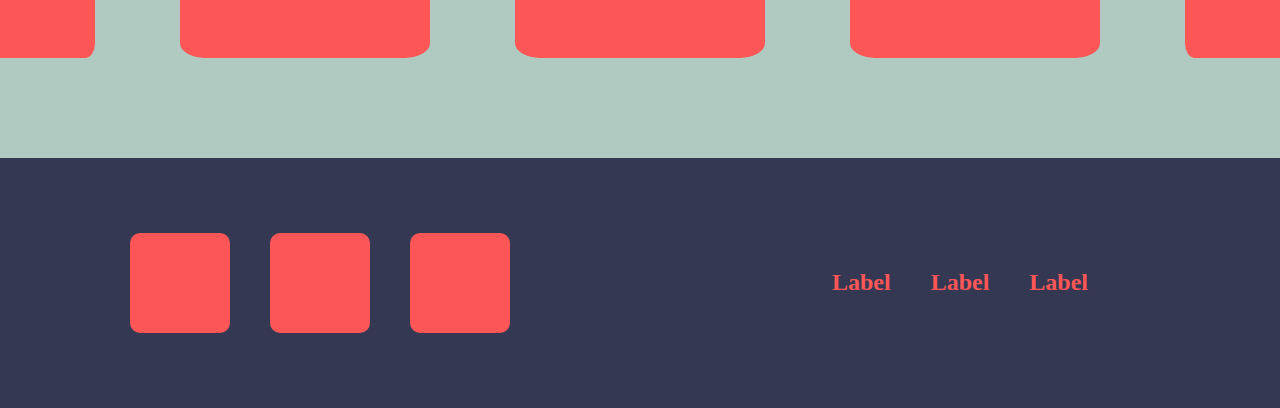
<file: Lesson_4/page_1.html>
<!doctype html>
<html lang="en">
<head>
        <meta charset="UTF-8">
        <meta name="viewport"
              content="width=device-width, user-scalable=no, initial-scale=1.0, maximum-scale=1.0, minimum-scale=1.0">
        <meta http-equiv="X-UA-Compatible" content="ie=edge">
        <title>page 1</title>

        <link rel="stylesheet" href="Styles_1.css">

</head>
<body>

        <div class="menu bg_dark h100 w100pc d-f">

                <div class="left_part w50pc h100pc">

                        <div class="button bg_light w100 h50 br10">

                        </div>

                </div>

                <div class="right_part w50pc h100pc fcc">

                        <div class="drop_down_menu">

                                <ul>

                                        <li><a href="#">Main</a></li>

                                        <li class="button_for_hovering">
                                                <a href="#">Products</a>
                                                <ul class="hidden_menu w150">
                                                        <li class="drop_down_button"><a href="#">Link 1</a></li>
                                                        <li class="drop_down_button"><a href="#">Link 2</a></li>
                                                        <li class="drop_down_button"><a href="#">Link 3</a></li>
                                                </ul>
                                        </li>

                                        <li class="button_for_hovering">
                                                <a href="#">About</a>
                                                <ul class="hidden_menu w150">
                                                        <li class="drop_down_button"><a href="#">Link 1</a></li>
                                                        <li class="drop_down_button"><a href="#">Link 2</a></li>
                                                        <li class="drop_down_button"><a href="#">Link 3</a></li>
                                                </ul>
                                        </li>

                                        <li><a href="#">Contacts</a></li>


                                </ul>
                        </div>

                </div>
        </div>

        <div class="first_block d-f w90pc h-auto mg-0-a">

                <div class="left_part w25pc h100pc">

                        <h2 class="mg0 color_dark">Header 1</h2>

                        <div class="block_item">
                                <h3 class="color_pink">
                                        Label
                                </h3>

                                <p>
                                        Lorem ipsum dolor sit amet, consectetur adipisicing elit. Aliquam animi
                                        aut, magni nulla optio totam!
                                </p>
                        </div>

                        <div class="block_item">
                                <h3 class="color_pink">
                                        Label
                                </h3>

                                <p>
                                        Lorem ipsum dolor sit amet, consectetur adipisicing elit. Aliquam animi
                                        aut, magni nulla optio totam!
                                </p>
                        </div>

                        <div class="block_item">
                                <h3 class="color_pink">
                                        Label
                                </h3>

                                <p>
                                        Lorem ipsum dolor sit amet, consectetur adipisicing elit. Aliquam animi
                                        aut, magni nulla optio totam!
                                </p>
                        </div>

                        <div class="block_item">
                                <h3 class="color_pink">
                                        Label
                                </h3>

                                <p>
                                        Lorem ipsum dolor sit amet, consectetur adipisicing elit. Aliquam animi
                                        aut, magni nulla optio totam!
                                </p>
                        </div>

                        <div class="block_item">
                                <h3 class="color_pink">
                                        Label
                                </h3>

                                <p>
                                        Lorem ipsum dolor sit amet, consectetur adipisicing elit. Aliquam animi
                                        aut, magni nulla optio totam!
                                </p>
                        </div>

                </div>

                <div class="right_part w65pc h100pc">

                        <h2 class="mg0 color_dark">
                                Header 2
                        </h2>

                        <div class="block_line fec mg20">

                                <div class="block_item">

                                        <div class="photo h200 w200 bg_pink br10">

                                        </div>

                                        <h4>
                                                Label
                                        </h4>

                                </div>

                                <div class="block_item">

                                        <div class="photo h200 w200 bg_pink br10">

                                        </div>

                                        <h4>
                                                Label
                                        </h4>

                                </div>

                                <div class="block_item">

                                        <div class="photo h200 w200 bg_pink br10">

                                        </div>

                                        <h4>
                                                Label
                                        </h4>

                                </div>

                        </div>

                        <div class="block_line fec mg20">

                                <div class="block_item">

                                        <div class="photo h200 w200 bg_pink br10">

                                        </div>

                                        <h4>
                                                Label
                                        </h4>

                                </div>

                                <div class="block_item">

                                        <div class="photo h200 w200 bg_pink br10">

                                        </div>

                                        <h4>
                                                Label
                                        </h4>

                                </div>

                                <div class="block_item">

                                        <div class="photo h200 w200 bg_pink br10">

                                        </div>

                                        <h4>
                                                Label
                                        </h4>

                                </div>

                        </div>

                        <div class="block_line fec mg20">

                                <div class="block_item">

                                        <div class="photo h200 w200 bg_pink br10">

                                        </div>

                                        <h4>
                                                Label
                                        </h4>

                                </div>

                                <div class="block_item">

                                        <div class="photo h200 w200 bg_pink br10">

                                        </div>

                                        <h4>
                                                Label
                                        </h4>

                                </div>

                                <div class="block_item">

                                        <div class="photo h200 w200 bg_pink br10">

                                        </div>

                                        <h4>
                                                Label
                                        </h4>

                                </div>

                        </div>

                </div>

        </div>

        <div class="pink_line w100pc h2 bg_pink">

        </div>

        <div class="second_block w90pc h-auto mg-0-a">

                <h2 class="color_dark">
                        Header
                </h2>

                <div class="block_line d-f">

                        <div class="photo h100 w100 bg_pink br50">

                        </div>

                        <div class="block_item w90pc">

                                <h2 class="color_dark">
                                        Label
                                </h2>

                                <p>
                                        Lorem ipsum dolor sit amet, consectetur adipisicing elit. Ab accusantium atque,
                                        commodi culpa cupiditate dolore doloremque earum enim error exercitationem ipsam
                                        itaque maiores molestiae natus nobis nostrum odio officiis optio quae quis rem,
                                        reprehenderit sequi similique sunt totam ullam, vitae? Deleniti dolorem eaque
                                        nihil. Explicabo incidunt optio quibusdam tempore. Voluptate.
                                </p>

                        </div>

                </div>

                <div class="block_line d-f">

                        <div class="photo h100 w100 bg_pink br50">

                        </div>

                        <div class="block_item w90pc">

                                <h2 class="color_dark">
                                        Label
                                </h2>

                                <p>
                                        Lorem ipsum dolor sit amet, consectetur adipisicing elit. Ab accusantium atque,
                                        commodi culpa cupiditate dolore doloremque earum enim error exercitationem ipsam
                                        itaque maiores molestiae natus nobis nostrum odio officiis optio quae quis rem,
                                        reprehenderit sequi similique sunt totam ullam, vitae? Deleniti dolorem eaque
                                        nihil. Explicabo incidunt optio quibusdam tempore. Voluptate.
                                </p>

                        </div>

                </div>

                <div class="block_line d-f">

                        <div class="photo h100 w100 bg_pink br50">

                        </div>

                        <div class="block_item w90pc">

                                <h2 class="color_dark">
                                        Label
                                </h2>

                                <p>
                                        Lorem ipsum dolor sit amet, consectetur adipisicing elit. Ab accusantium atque,
                                        commodi culpa cupiditate dolore doloremque earum enim error exercitationem ipsam
                                        itaque maiores molestiae natus nobis nostrum odio officiis optio quae quis rem,
                                        reprehenderit sequi similique sunt totam ullam, vitae? Deleniti dolorem eaque
                                        nihil. Explicabo incidunt optio quibusdam tempore. Voluptate.
                                </p>

                        </div>

                </div>

        </div>

        <div class="third_block w100pc h-auto mg-0-a fec mg-t-100">

                <div class="block_item w100 h150 bg_pink" id="half_1">

                </div>

                <div class="middle_of_third_block w90pc h-auto mg-0-a fec">

                        <div class="block_item w250 h150 bg_pink br10">

                        </div>

                        <div class="block_item w250 h150 bg_pink br10">

                        </div>

                        <div class="block_item w250 h150 bg_pink br10">

                        </div>

                </div>

                <div class="block_item w100 h150 bg_pink" id="half_2">

                </div>

        </div>

        <div class="bottom bg_dark h250 w100pc mg-t-100 d-f">

                <div class="left_part fcc w50pc h100pc">

                        <div class="block_item h100 w100 bg_pink br10 mg20">

                        </div>

                        <div class="block_item h100 w100 bg_pink br10 mg20">

                        </div>

                        <div class="block_item h100 w100 bg_pink br10 mg20">

                        </div>

                </div>

                <div class="right_part w50pc h100pc fcc">

                        <h2 class="mg20 color_pink">Label</h2>

                        <h2 class="mg20 color_pink">Label</h2>

                        <h2 class="mg20 color_pink">Label</h2>

                </div>

        </div>

</body>
</html>
</file>
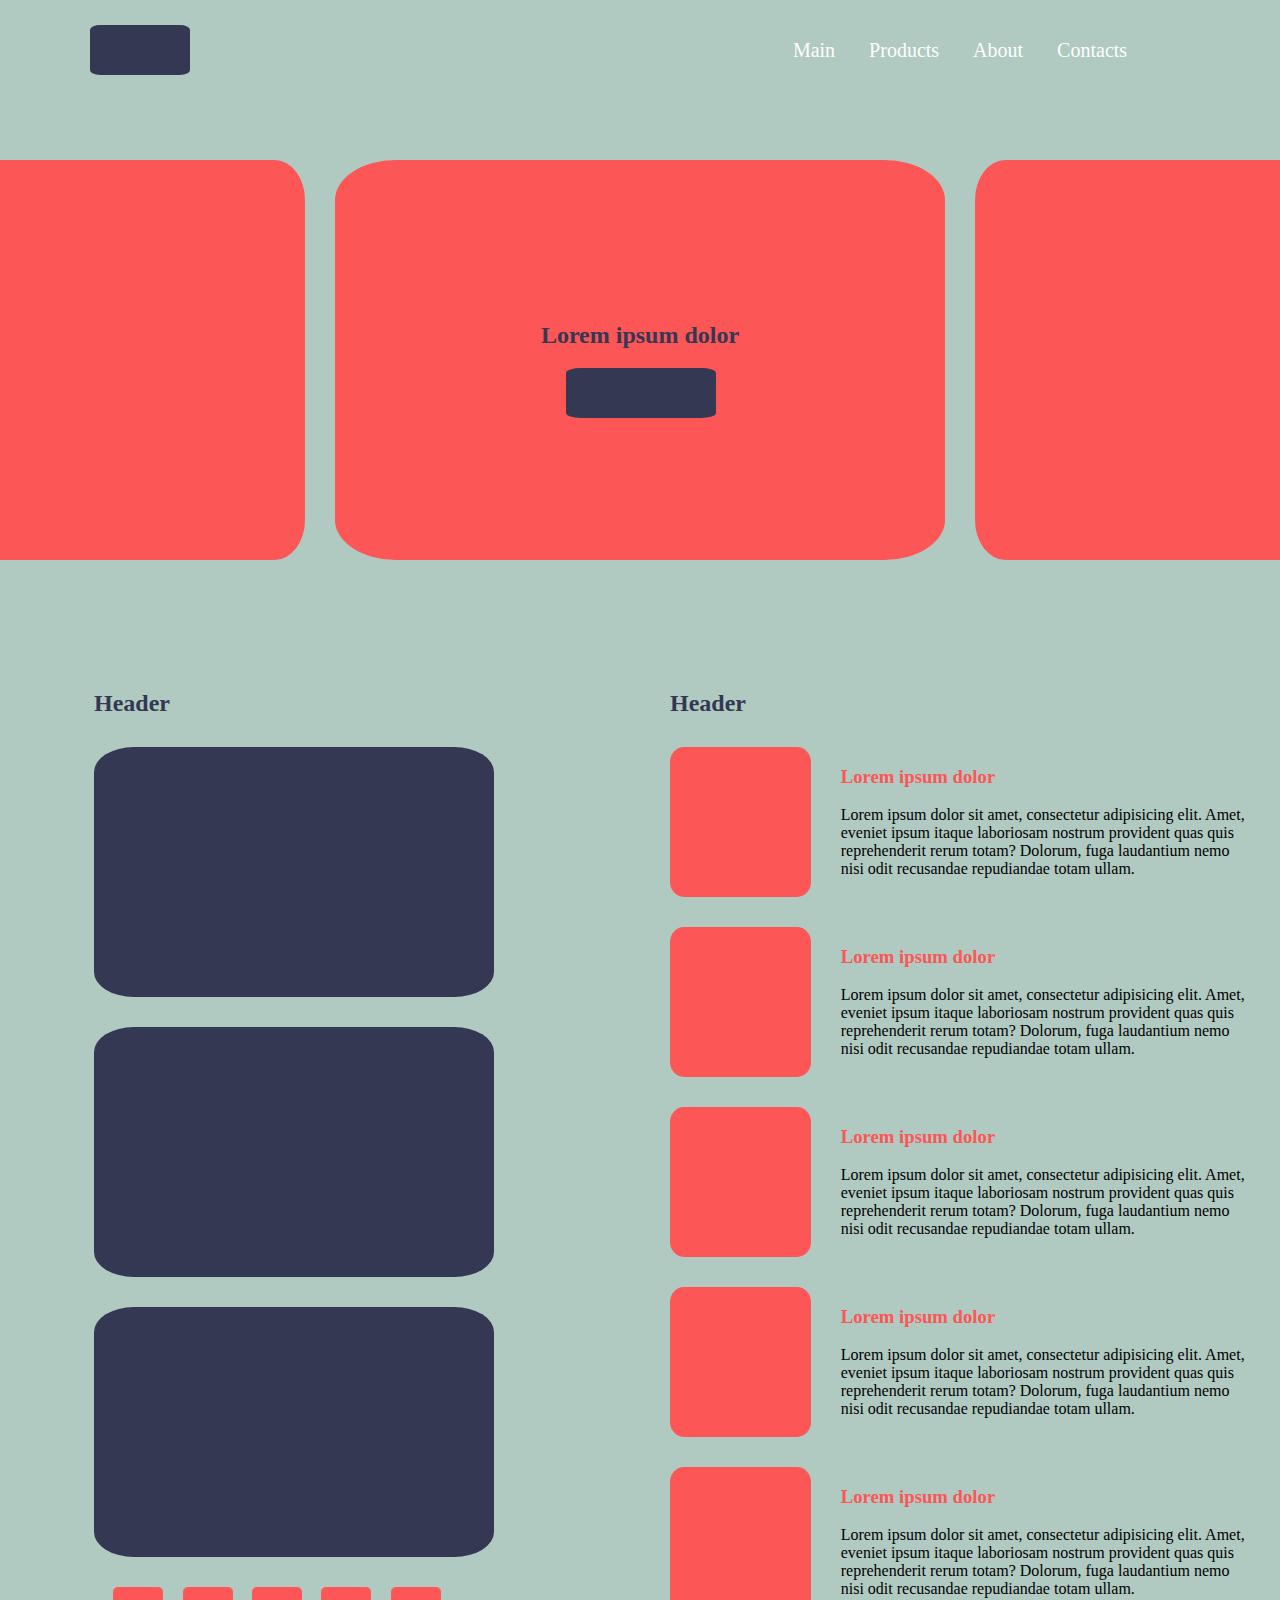
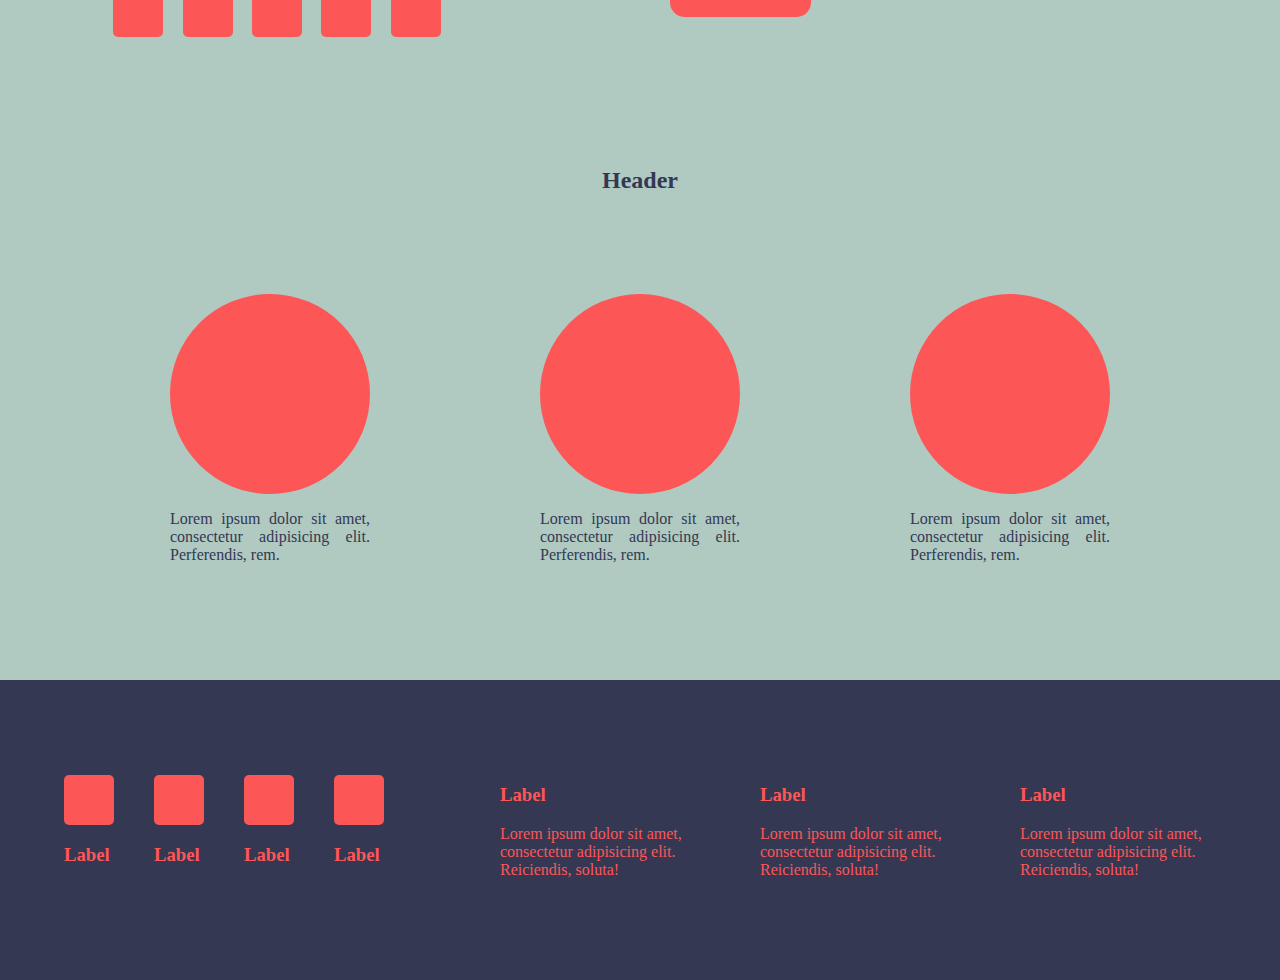
<file: Lesson_4/page_2.html>
<!doctype html>
<html lang="en">
<head>
        <meta charset="UTF-8">
        <meta name="viewport"
              content="width=device-width, user-scalable=no, initial-scale=1.0, maximum-scale=1.0, minimum-scale=1.0">
        <meta http-equiv="X-UA-Compatible" content="ie=edge">
        <title>page 2</title>

        <link rel="stylesheet" href="Styles_2.css">

</head>
<body>

        <div class="menu h100 w100pc d-f">

                <div class="left_part w50pc h100pc">

                        <div class="button bg_dark w100 h50 br10">

                        </div>

                </div>

                <div class="right_part w50pc h100pc fcc">

                        <div class="drop_down_menu">

                                <ul>

                                        <li><a href="#">Main</a></li>

                                        <li class="button_for_hovering">
                                                <a href="#">Products</a>
                                                <ul class="hidden_menu w150">
                                                        <li class="drop_down_button"><a href="#">Link 1</a></li>
                                                        <li class="drop_down_button"><a href="#">Link 2</a></li>
                                                        <li class="drop_down_button"><a href="#">Link 3</a></li>
                                                </ul>
                                        </li>

                                        <li class="button_for_hovering">
                                                <a href="#">About</a>
                                                <ul class="hidden_menu w150">
                                                        <li class="drop_down_button"><a href="#">Link 1</a></li>
                                                        <li class="drop_down_button"><a href="#">Link 2</a></li>
                                                        <li class="drop_down_button"><a href="#">Link 3</a></li>
                                                </ul>
                                        </li>

                                        <li><a href="#">Contacts</a></li>


                                </ul>
                        </div>

                </div>
        </div>

        <div class="first_block d-f w100pc h-auto">

                <div class="block_item_1 h400 bg_pink w350">

                </div>

                <div class="block_item_2 h400 bg_pink w700 br10 fcc">

                        <div class="block_inside">

                                <h2 class="color_dark">Lorem ipsum dolor</h2>

                                <div class="button_small h50 w150 bg_dark br10">

                                </div>

                        </div>

                </div>

                <div class="block_item_3 h400 bg_pink w350">

                </div>

        </div>

        <div class="second_block w90pc h-auto d-f mg-0-a mg-t-100">

                <div class="left_part w50pc h-auto">

                        <h2 class="color_dark mg30">Header</h2>

                        <div class="block_item w400 h250 bg_dark br10 mg30">

                        </div>

                        <div class="block_item w400 h250 bg_dark br10 mg30">

                        </div>

                        <div class="block_item w400 h250 bg_dark br10 mg30">

                        </div>

                        <div class="bottom_of_left_part fec mg30">

                                <div class="block_item h50 w50 bg_pink br10">

                                </div>

                                <div class="block_item h50 w50 bg_pink br10">

                                </div>

                                <div class="block_item h50 w50 bg_pink br10">

                                </div>

                                <div class="block_item h50 w50 bg_pink br10">

                                </div>

                                <div class="block_item h50 w50 bg_pink br10">

                                </div>

                        </div>

                </div>

                <div class="right_part w50pc h-auto">

                        <h2 class="color_dark mg30">Header</h2>

                        <div class="block_item d-f w100pc mg30">

                                <div class="photo w150 h150 br10 bg_pink">

                                </div>

                                <div class="text w75pc">

                                        <h3 class="color_pink">
                                                Lorem ipsum dolor
                                        </h3>

                                        <p>
                                                Lorem ipsum dolor sit amet, consectetur adipisicing elit. Amet, eveniet
                                                ipsum itaque laboriosam nostrum provident quas quis reprehenderit rerum
                                                totam? Dolorum, fuga laudantium nemo nisi odit recusandae repudiandae
                                                totam ullam.
                                        </p>

                                </div>

                        </div>

                        <div class="block_item d-f w100pc mg30">

                                <div class="photo w150 h150 br10 bg_pink">

                                </div>

                                <div class="text w75pc">

                                        <h3 class="color_pink">
                                                Lorem ipsum dolor
                                        </h3>

                                        <p>
                                                Lorem ipsum dolor sit amet, consectetur adipisicing elit. Amet, eveniet
                                                ipsum itaque laboriosam nostrum provident quas quis reprehenderit rerum
                                                totam? Dolorum, fuga laudantium nemo nisi odit recusandae repudiandae
                                                totam ullam.
                                        </p>

                                </div>

                        </div>

                        <div class="block_item d-f w100pc mg30">

                                <div class="photo w150 h150 br10 bg_pink">

                                </div>

                                <div class="text w75pc">

                                        <h3 class="color_pink">
                                                Lorem ipsum dolor
                                        </h3>

                                        <p>
                                                Lorem ipsum dolor sit amet, consectetur adipisicing elit. Amet, eveniet
                                                ipsum itaque laboriosam nostrum provident quas quis reprehenderit rerum
                                                totam? Dolorum, fuga laudantium nemo nisi odit recusandae repudiandae
                                                totam ullam.
                                        </p>

                                </div>

                        </div>

                        <div class="block_item d-f w100pc mg30">

                                <div class="photo w150 h150 br10 bg_pink">

                                </div>

                                <div class="text w75pc">

                                        <h3 class="color_pink">
                                                Lorem ipsum dolor
                                        </h3>

                                        <p>
                                                Lorem ipsum dolor sit amet, consectetur adipisicing elit. Amet, eveniet
                                                ipsum itaque laboriosam nostrum provident quas quis reprehenderit rerum
                                                totam? Dolorum, fuga laudantium nemo nisi odit recusandae repudiandae
                                                totam ullam.
                                        </p>

                                </div>

                        </div>

                        <div class="block_item d-f w100pc mg30">

                                <div class="photo w150 h150 br10 bg_pink">

                                </div>

                                <div class="text w75pc">

                                        <h3 class="color_pink">
                                                Lorem ipsum dolor
                                        </h3>

                                        <p>
                                                Lorem ipsum dolor sit amet, consectetur adipisicing elit. Amet, eveniet
                                                ipsum itaque laboriosam nostrum provident quas quis reprehenderit rerum
                                                totam? Dolorum, fuga laudantium nemo nisi odit recusandae repudiandae
                                                totam ullam.
                                        </p>

                                </div>

                        </div>

                </div>

        </div>

        <h2 class="color_dark ta-c mg30 mg-t-100">Header</h2>

        <div class="third_block w100pc h-auto mg-t-100 fec">

                <div class="block_item w200 h-auto">

                        <div class="photo h200 w200 bg_pink br50"></div>

                        <p class="color_dark w100pc ta-j">
                                Lorem ipsum dolor sit amet, consectetur adipisicing elit. Perferendis, rem.
                        </p>

                </div>

                <div class="block_item w200 h-auto">

                        <div class="photo h200 w200 bg_pink br50"></div>

                        <p class="color_dark w100pc ta-j">
                                Lorem ipsum dolor sit amet, consectetur adipisicing elit. Perferendis, rem.
                        </p>

                </div>

                <div class="block_item w200 h-auto">

                        <div class="photo h200 w200 bg_pink br50"></div>

                        <p class="color_dark w100pc ta-j">
                                Lorem ipsum dolor sit amet, consectetur adipisicing elit. Perferendis, rem.
                        </p>

                </div>

        </div>

        <div class="bottom w100pc d-f h300 bg_dark mg-t-100">

                <div class="left_part w35pc h100pc fcc">

                        <div class="block_item mg20">

                                <div class="photo bg_pink h50 w50 br10">

                                </div>

                                <h3 class="color_pink">Label</h3>

                        </div>

                        <div class="block_item mg20">

                                <div class="photo bg_pink h50 w50 br10">

                                </div>

                                <h3 class="color_pink">Label</h3>

                        </div>

                        <div class="block_item mg20">

                                <div class="photo bg_pink h50 w50 br10">

                                </div>

                                <h3 class="color_pink">Label</h3>

                        </div>

                        <div class="block_item mg20">

                                <div class="photo bg_pink h50 w50 br10">

                                </div>

                                <h3 class="color_pink">Label</h3>

                        </div>

                </div>

                <div class="right_part w65pc h100pc fec">

                        <div class="block_item w25pc">

                                <h3 class="color_pink">Label</h3>

                                <p class="color_pink w100pc">
                                        Lorem ipsum dolor sit amet, consectetur adipisicing elit. Reiciendis, soluta!
                                </p>

                        </div>

                        <div class="block_item w25pc">

                                <h3 class="color_pink">Label</h3>

                                <p class="color_pink w100pc">
                                        Lorem ipsum dolor sit amet, consectetur adipisicing elit. Reiciendis, soluta!
                                </p>

                        </div>

                        <div class="block_item w25pc">

                                <h3 class="color_pink">Label</h3>

                                <p class="color_pink w100pc">
                                        Lorem ipsum dolor sit amet, consectetur adipisicing elit. Reiciendis, soluta!
                                </p>

                        </div>

                </div>

        </div>

</body>
</html>
</file>
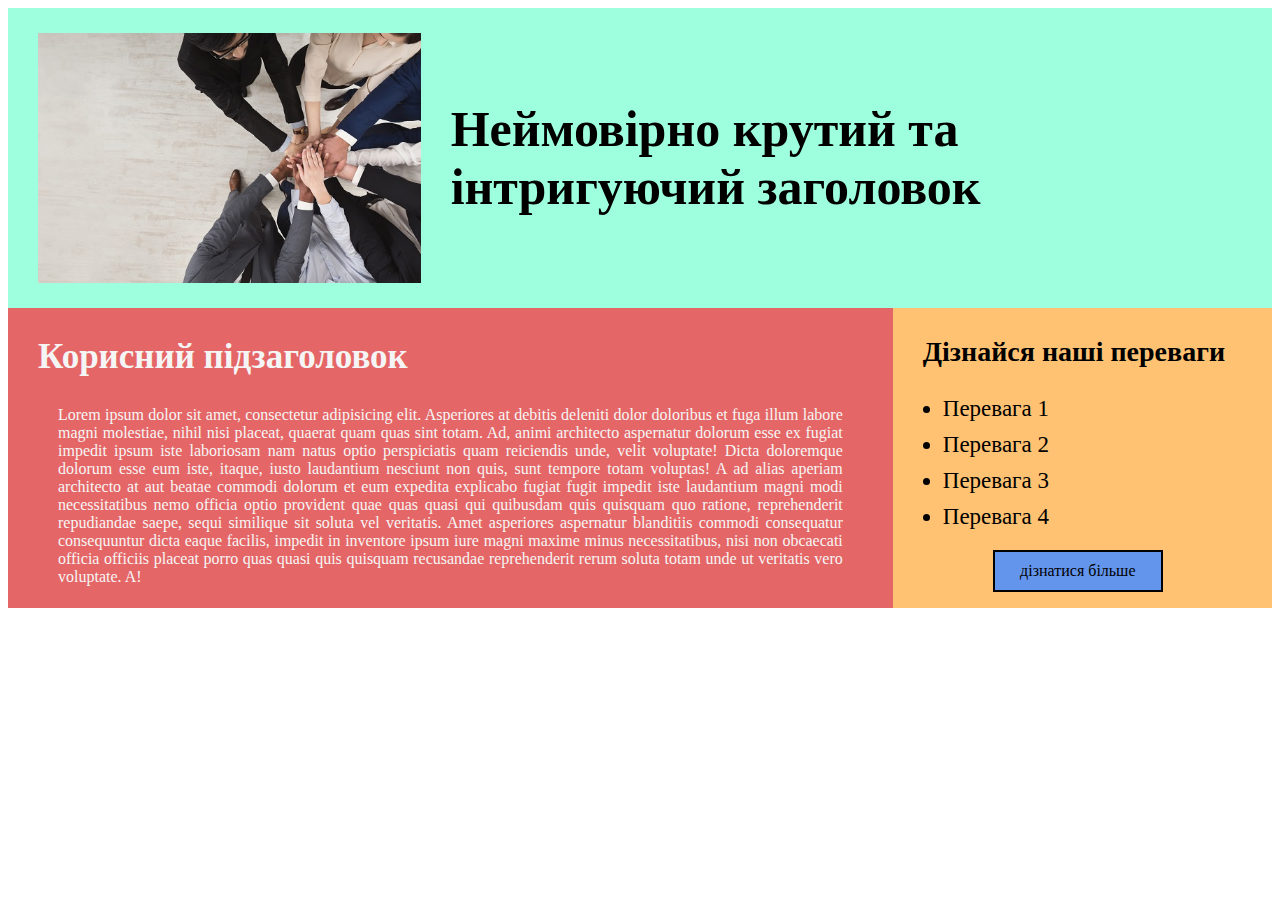
<file: Lesson_2/task_1/task_1.html>
<!doctype html>
<html lang="en">
<head>
        <meta charset="UTF-8">
        <meta name="viewport"
              content="width=device-width, user-scalable=no, initial-scale=1.0, maximum-scale=1.0, minimum-scale=1.0">
        <meta http-equiv="X-UA-Compatible" content="ie=edge">
        <title>Task_1</title>

        <link rel="stylesheet" href="Styles_1.css">

</head>
<body>

        <div class="a">

                <img src='Gallery/photo_1.jpg' alt="">
                <h1>
                        Неймовірно крутий та інтригуючий заголовок
                </h1>
        </div>

        <div class="both">
                <div class="b">

                        <h2>
                                Корисний підзаголовок
                        </h2>

                        <p>
                                Lorem ipsum dolor sit amet, consectetur adipisicing elit. Asperiores at debitis deleniti
                                dolor doloribus et fuga illum labore magni molestiae, nihil nisi placeat, quaerat quam
                                quas sint totam. Ad, animi architecto aspernatur dolorum esse ex fugiat impedit ipsum
                                iste laboriosam nam natus optio perspiciatis quam reiciendis unde, velit voluptate!
                                Dicta doloremque dolorum esse eum iste, itaque, iusto laudantium nesciunt non quis, sunt
                                tempore totam voluptas! A ad alias aperiam architecto at aut beatae commodi dolorum et
                                eum expedita explicabo fugiat fugit impedit iste laudantium magni modi necessitatibus
                                nemo officia optio provident quae quas quasi qui quibusdam quis quisquam quo ratione,
                                reprehenderit repudiandae saepe, sequi similique sit soluta vel veritatis. Amet
                                asperiores aspernatur blanditiis commodi consequatur consequuntur dicta eaque facilis,
                                impedit in inventore ipsum iure magni maxime minus necessitatibus, nisi non obcaecati
                                officia officiis placeat porro quas quasi quis quisquam recusandae reprehenderit rerum
                                soluta totam unde ut veritatis vero voluptate. A!
                        </p>
                </div>

                <div class="c">

                        <h3>
                                Дізнайся наші переваги
                        </h3>

                        <ul>
                                <li>Перевага 1</li>
                                <li>Перевага 2</li>
                                <li>Перевага 3</li>
                                <li>Перевага 4</li>
                        </ul>

                        <p>
                                дізнатися більше
                        </p>

                </div>

        </div>
</body>
</html>
</file>
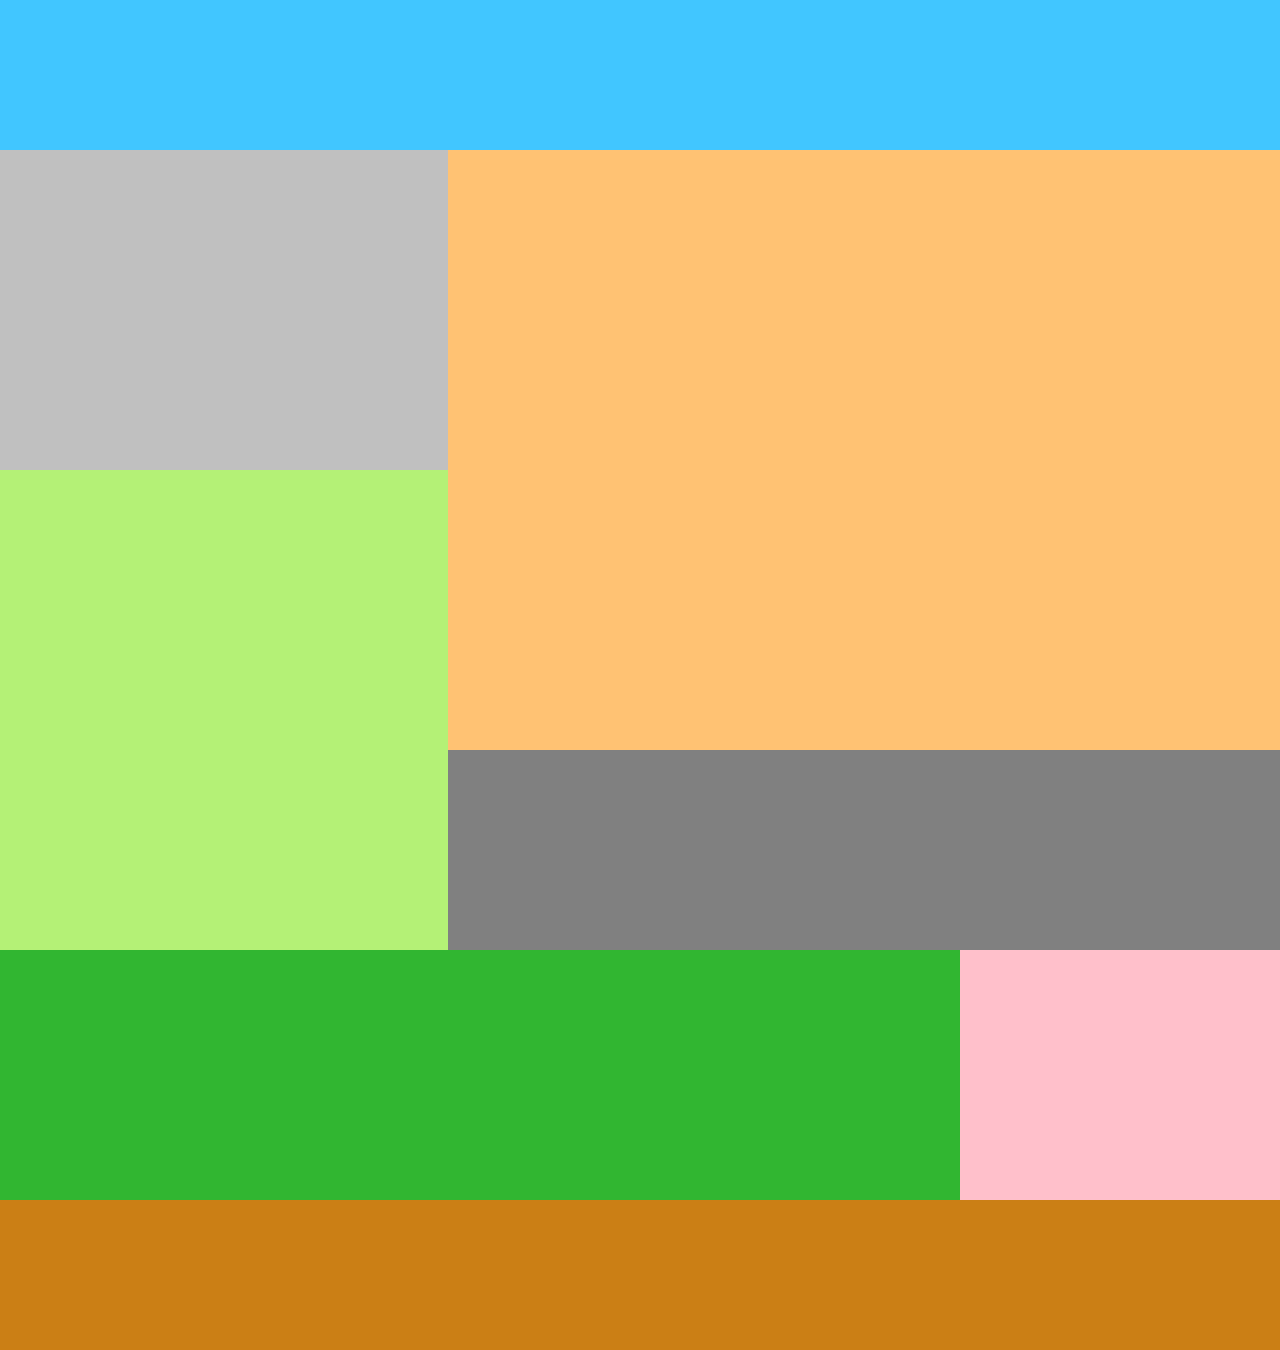
<file: Lesson_2/task_6/task_6.html>
<!doctype html>
<html lang="en">
<head>
        <meta charset="UTF-8">
        <meta name="viewport"
              content="width=device-width, user-scalable=no, initial-scale=1.0, maximum-scale=1.0, minimum-scale=1.0">
        <meta http-equiv="X-UA-Compatible" content="ie=edge">
        <title>task 6</title>

        <link rel="stylesheet" href="Styles_6.css">

</head>
<body>

        <div class="header">

        </div>

        <div class="big_block">

                <div class="left_side">

                        <div class="left_part_1">

                        </div>

                        <div class="left_part_2">

                        </div>

                </div>

                <div class="right_side">

                        <div class="right_part_1">

                        </div>

                        <div class="right_part_2">

                        </div>

                </div>

        </div>

        <div class="small_block">

                <div class="small_left_part">

                </div>

                <div class="small_right_part">

                </div>

        </div>

        <div class="bottom">

        </div>







</body>
</html>
</file>
<file: Lesson_5/Styles.css>
body {
    margin: 0;
    width: 100%;
    height: auto;
}

* {
    font-family: Roboto, serif;
}

.mg-a {
    margin: 0 auto;
}

.mg-l10 {
    margin-left: 10px;
}

.mg-l20 {
    margin-left: 20px;
}

.mg-l30 {
    margin-left: 30px;
}

.mg-l40 {
    margin-left: 40px;
}

.mg-l50 {
    margin-left: 50px;
}

.mg-l100 {
    margin-left: 100px;
}

.mg-t10 {
    margin-top: 10px;
}

.mg-t20 {
    margin-top: 20px;
}

.mg-t30 {
    margin-top: 30px;
}

.mg-t40 {
    margin-top: 40px;
}

.mg-t50 {
    margin-top: 50px;
}

.mg-t100 {
    margin-top: 100px;
}

.mg10 {
    margin: 10px;
}

.mg20 {
    margin: 20px;
}

.mg30 {
    margin: 30px;
}

.mg40 {
    margin: 40px;
}

.mg50 {
    margin: 50px;
}

.h50 {
    height: 50px;
}

.h100 {
    height: 100px;
}

.h150 {
    height: 150px;
}

.h200 {
    height: 200px;
}

.h250 {
    height: 250px;
}

.h300 {
    height: 300px;
}

.h400 {
    height: 400px;
}

.h500 {
    height: 500px;
}

.h10pc {
    height: 10%;
}

.h20pc {
       height: 20%;
   }

.h25pc {
    height: 25%;
}

.h30pc {
    height: 30%;
}

.h35pc {
    height: 35%;
}

.h40pc {
    height: 40%;
}

.h50pc {
    height: 50%;
}

.h60pc {
    height: 60%;
}

.h65pc {
    height: 65%;
}

.h70pc {
    height: 70%;
}

.h75pc {
    height: 75%;
}

.h80pc {
    height: 80%;
}

.h90pc {
    height: 90%;
}

.h100pc {
    height: 100%;
}

.h-a {
    height: auto;
}

.w50 {
    width: 50px;
}

.w100 {
    width: 100px;
}

.w150 {
    width: 150px;
}

.w200 {
    width: 200px;
}

.w250 {
    width: 250px;
}

.w300 {
    width: 300px;
}

.w400 {
    width: 400px;
}

.w500 {
    width: 500px;
}

.w10pc {
    width: 10%;
}

.w20pc {
    width: 20%;
}

.w25pc {
    width: 25%;
}

.w30pc {
    width: 30%;
}

.w35pc {
    width: 35%;
}

.w40pc {
    width: 40%;
}

.w50pc {
    width: 50%;
}

.w60pc {
    width: 60%;
}

.w70pc {
    width: 70%;
}

.w75pc {

}

.w80pc {
    width: 80%;
}

.w90pc {
    width: 90%;
}

.w100pc {
    width: 100%;
}

.d-f {
    display: flex;
}

.fcc {
    display: flex;
    justify-content: center;
    align-items: center;
}

.fec {
    display: flex;
    justify-content: space-evenly;
    align-items: center;
}

/*________________________________________________*/
/*________________________________________________*/
/*________________________________________________*/

.menu .right_part .menu_item {
    text-decoration: none;
    color: #000;
}

.menu .right_part .menu_item.button_1 {
    border: 1px solid #000;
    border-radius: 100px;
    padding: 15px;
    font-weight: 700;
    transition: 300ms;
}

.menu .right_part .menu_item.button_1:hover {
    background: silver;
    color: #000;
    border: none;
}


.menu .right_part .menu_item.button_2 {
    border: 1px solid #000;
    border-radius: 100px;
    padding: 15px;
    background: #000;
    color: #fff;
    font-weight: 700;
    transition: 300ms;
}

.menu .right_part .menu_item.button_2:hover {
    background: silver;
    color: #000;
    border: none;
}

.right_menu_mob {
    display: none;
}

.big_header {
    font-size: 77px;
    font-weight: 700;
}

.first_block .left_part p:nth-child(2) {
    font-size: 20px;
}

.first_block .left_part p:nth-child(3) {
    font-size: 18px;
    font-weight: 700;
}

.first_block .left_part .button {
    font-weight: 700;
    font-size: 22px;
    border: 1px solid #000;
    border-radius: 100px;
    background: #000;
    color: #fff;
    box-sizing: border-box;
    padding-top: 10px;
    text-align: center;
}

.second_block .right_part p {
    font-size: 20px;
}

.third_block .blocks .block_item h2 {
    font-size: 30px;
    font-weight: 700;
}

.fourth_block_father {
    background: #ffd6a5;
    padding: 100px 0;
}

.fourth_block_child .blocks .block_item h2 {
    font-size: 35px;
    font-weight: 1000;
}

.fs20 {
    font-size: 20px;
}

.fifth_block .left_part h2 {
    font-size: 30px;
}

.sixth_block .left_part h2 {
    font-size: 40px;
    font-weight: 700;
}

.sixth_block .left_part .button {
    border: 1px solid #000;
    background: #ffc273;
    border-radius: 100px;
}

.seventh_block_father .son {
    background: #94baff;
}

.seventh_block_father .son .left_part h2 {
    font-size: 40px;
    font-weight: bold;
}

.seventh_block_father .right_part .button {
    color: #fff;
    background: #000;
    border: 1px solid #000 ;
    border-radius: 100px;
    padding: 5px;
}

.bottom_daddy {
    background: #302E3F;
    padding-top: 50px;
}

.bottom_daddy .son .first_bottom h2 {
    font-size: 35px;
    color: #fff;
    margin: 5px 30px 0;
    font-weight: 100;
}

.fbs {
    display: flex;
    justify-content: space-between;
    align-items: flex-start;
}

#Mobile_1 {
    display: none;
}

#Mobile_2 {
    display: none;
}

#Mobile_3 {
    display: none;
}

.bottom_daddy .son .second_bottom .block_item p {
    color: #fff;
    font-size: 16px;
    font-weight: 400;
}

.bottom_daddy .son .second_bottom .block_item p:nth-child(1) {
    font-size: 18px;
    font-weight: 700;
}

.bottom_daddy .son .third_bottom .block_item p {
    color: #fff;
    font-size: 16px;
    font-weight: 400;
}

.bottom_daddy .son .third_bottom .block_item p:nth-child(1) {
    font-size: 18px;
    font-weight: 700;
}

.fourth_bottom .left_part p {
    color: #fff;
    font-size: 18px;
    margin: 20px;
}

.fourth_bottom .left_part p:nth-child(1) {
    margin-left: 0;
}

.fourth_bottom .right_part {
    display: flex;
    justify-content: flex-end;
    align-items: center;
}
</file>
<file: Lesson_1/Styles.css>
#myPhoto {
    width: 500px;
}

p {
    font-size: 20px;
    text-align: justify;
}

#underPhoto {
    background: #9effdf;
}

ul h3 {
    background: #cfffff;
}

ul li ul li{
    font-size: 22px;
    padding-left: 30px;
}
</file>
<file: Lesson_3/Styles.css>
.bg_dark {
    background: #102b3e;
}

.bg_light {
    background: #6964e2;
}

.color_dark {
    color: #102b3e;
}

.color_light {
    color: #6964e2;
}

.w50 {
    width: 50px;
}

.w100 {
    width: 100px;
}

.w150 {
    width: 150px;
}

.w300 {
    width: 300px;
}

.w450 {
    width: 450px;
}

.h50 {
    height: 50px;
}
.h100 {
    height: 100px;
}

.h150 {
    height: 150px;
}

.h300 {
    height: 300px;
}

.h400 {
    height: 400px;
}

.h500 {
    height: 500px;
}

.br10 {
    border-radius: 10%;
}

.br50 {
    border-radius: 50%;
}

.fcc {
    display: flex;
    justify-content: center;
    align-items: center;
}

.fec {
    display: flex;
    justify-content: space-evenly;
    align-items: center;
}

.fce {
    display: flex;
    justify-content: center;
    align-items: flex-end;
}

.ta-c {
    text-align: center;
}

.ta-l {
    text-align: left;
}

.ta-j {
    text-align: justify;
}

body {
    margin: 0;
    background: #ced8e1;
}

.menu {
    height: 70px;
    width: 100%;
    background: #ced8e1;
    position: fixed;
    opacity: .80;
    z-index: 1;
}

.menu a {
    margin: 20px;
    text-decoration: none;
    color: black;
    font-size: 21px;
}

.menu a:hover {
    color: white;
    transition: 200ms;
}

#click_me {
    border: 2px solid gray;
    padding: 15px;
    background: #9da5ac;
}

#click_me:hover {
    background: #ced8e1;
    transition: 200ms;
}

.up {
    position: fixed;
    z-index: 10;
    bottom: 10px;
    right: 10px;
    background: white;
    border: 1px solid gray;
}

.up p {
    font-size: 20px;
    padding-top: 20px;
    font-weight: bold;
}

html {
    scroll-behavior: smooth;
}

.whole_page {
    width: 90%;
    margin: auto;
}

.main_bg {
    position: relative;
    top: 100px;
}

.main_text {
    position: absolute;
    width: 100%;
    flex-direction: column;
    top: 60px;
}

.main_text p   {
    width: 30%;
}

.blocks {
    position: relative;
    top: 405px;
}

.block_item {
    margin: 20px;
}

#header {
margin-top: 250px;
}

.content_second .block_item p {
    width: 300px;
    text-align: justify;
}

h2.color_dark.fcc {
    margin-top: 50px;
}

.content_third {
    margin: auto;
    width: 80%;
}

.content_fourth {
    margin-top: 100px;
    display: flex;
}

.content_fourth .left_part {
    margin: 50px 0 0 200px;
}

.content_fourth .right_part {
    width: 800px;
    margin-left: 50px;
    text-align: justify;
}

.bottom {
    margin-top: 100px;
    height: 550px;
}

.bottom .content_item {
    margin: 20px;
}

/*____________________________________________*/
/*Друга сторінка*/
/*______________________________________________*/

.big_body {
    display: flex;
    margin-top: 200px;
}

.big_body .left_part {
    width: 40%;
}

.big_body .left_part h2 {
    margin-left: 20px;
}

.big_body .left_part .block_item {
    margin-bottom: 30px;
}

.bottom_of_left_part .block_item {
    margin: 5px;
}

.big_body .right_part {
    margin-left: 140px;
    width: 55%;
}

.big_body .right_part p {
    width: 400px;
}

.big_body .right_part h2 {
    margin-left: 40px;
}

.whole_page > h2 {
    margin: 70px;
}

.part_first, .part_second {
    display: flex;
}

.bigger {
    width: 75%;
    margin: 10px;
}

.smaller {
    width: 25%;
    margin: 10px;
}

.last_block .block_item {
    display: flex;
    flex-direction: column;
    align-items: center;
}

.bottom, .left_part_of_bottom {
    display: flex;
    align-items: center;
}

.bottom {
    width: 100%;
    box-sizing: border-box;
    padding: 50px;
}

.left_part_of_bottom, .right_part_of_bottom {
    width: 50%;
}
</file>
<file: Lesson_4/Styles_1.css>
body {
    margin: 0;
    background: #b0c9c1;
}

.bg_dark {
    background: #343853;
}

.bg_light {
    background: #b0c9c1;
}

.bg_pink {
    background: #fc5656;
}

.color_dark {
    color: #343853;
}

.color_pink {
    color: #fc5656;
}

.w100 {
    width: 100px;
}

.w150 {
    width: 150px;
}

.w200 {
    width: 200px;
}

.w250 {
    width: 250px;
}

.w300 {
    width: 300px;
}

.w350 {
    width: 350px;
}

.w400 {
    width: 400px;
}

.w25pc {
    width: 25%;
}

.w50pc {
    width: 50%;
}

.w65pc {
    width: 65%;
}

.w75pc {
    width: 75%;
}

.w90pc {
    width: 90%;
}

.w100pc {
    width: 100%;
}

.h2 {
    height: 2px;
}

.h50 {
    height: 50px;
}

.h100 {
    height: 100px;
}

.h150 {
    height: 150px;
}

.h200 {
    height: 200px;
}

.h250 {
    height: 250px;
}

.h300 {
    height: 300px;
}

.h350 {
    height: 350px;
}

.h400 {
    height: 400px;
}

.h100pc {
    height: 100%;
}

.h-auto {
    height: auto;
}

.ta-j {
    text-align: justify;
}

.ta-c {
    text-align: center;
}

.ta-l {
    text-align: left;
}

.d-f {
    display: flex;
}

.fcc {
    display: flex;
    justify-content: center;
    align-items: center;
}

.fec {
    display: flex;
    justify-content: space-evenly;
    align-items: center;
}

.mg0 {
    margin: 0;
}

.mg10 {
    margin: 10px;
}

.mg20 {
    margin: 20px;
}

.mg30 {
    margin: 30px;
}

.mg-0-a {
    margin: 0 auto;
}

.mg-t-100 {
    margin-top: 100px;
}

.br10 {
    border-radius: 10%;
}

.br50 {
    border-radius: 50%;
}

/*__________________________________________________*/
/*___________________________________________________*/

.button {
    margin: 25px 0 0 90px;
}

.menu .right_part  a {
    color: white;
    text-decoration: none;
    font-size: 20px;
    padding: 15px;
    display:inline-block;
}

.drop_down_menu ul {
    display: inline;
    margin: 0;
    padding: 0;
}
.drop_down_menu li {
    display: inline-block;
}

.drop_down_menu .button_for_hovering:hover ul {
    display: block;
}

.drop_down_menu .button_for_hovering .hidden_menu {
    position: absolute;
    display: none;
}
.drop_down_button {
    background: #555;
    display: block;
}
.drop_down_button a {
    display:block;
}

.drop_down_button:hover {
    background: #666;
}

/*_______________________________________________*/
/*__________________________________________________*/

.menu {
    position: fixed;
    z-index: 1;
}

.first_block {
    position: relative;
    top: 160px;
}

.first_block .left_part .block_item{
    padding: 10px 0;
}

.first_block .right_part h2 {
    margin-left: 70px;
}

.pink_line {
    margin: 30px 0;
}

.second_block .block_item {
    margin-left: 50px;
}

.second_block .photo {
    margin-top: 20px;
}

#half_1 {
    border-radius: 0 10% 10% 0;
}

#half_2 {
    border-radius: 10% 0 0 10%;
}
</file>
<file: Lesson_4/Styles_2.css>
body {
    margin: 0;
    background: #b0c9c1;
}

.bg_dark {
    background: #343853;
}

.bg_light {
    background: #b0c9c1;
}

.bg_pink {
    background: #fc5656;
}

.color_dark {
    color: #343853;
}

.color_pink {
    color: #fc5656;
}

.w50 {
    width: 50px;
}

.w100 {
    width: 100px;
}

.w150 {
    width: 150px;
}

.w200 {
    width: 200px;
}

.w250 {
    width: 250px;
}

.w300 {
    width: 300px;
}

.w350 {
    width: 350px;
}

.w400 {
    width: 400px;
}

.w700 {
    width: 700px;
}

.w25pc {
    width: 25%;
}

.w35pc {
    width: 35%;
}

.w50pc {
    width: 50%;
}

.w65pc {
    width: 65%;
}

.w75pc {
    width: 75%;
}

.w90pc {
    width: 90%;
}

.w100pc {
    width: 100%;
}

.h2 {
    height: 2px;
}

.h50 {
    height: 50px;
}

.h100 {
    height: 100px;
}

.h150 {
    height: 150px;
}

.h200 {
    height: 200px;
}

.h250 {
    height: 250px;
}

.h300 {
    height: 300px;
}

.h350 {
    height: 350px;
}

.h400 {
    height: 400px;
}

.h100pc {
    height: 100%;
}

.h-auto {
    height: auto;
}

.ta-j {
    text-align: justify;
}

.ta-c {
    text-align: center;
}

.ta-l {
    text-align: left;
}

.d-f {
    display: flex;
}

.fcc {
    display: flex;
    justify-content: center;
    align-items: center;
}

.fec {
    display: flex;
    justify-content: space-evenly;
    align-items: center;
}

.mg0 {
    margin: 0;
}

.mg10 {
    margin: 10px;
}

.mg20 {
    margin: 20px;
}

.mg30 {
    margin: 30px;
}

.mg-0-a {
    margin: 0 auto;
}

.mg-t-100 {
    margin-top: 100px;
}

.br10 {
    border-radius: 10%;
}

.br50 {
    border-radius: 50%;
}

/*__________________________________________________*/
/*___________________________________________________*/

.button {
    margin: 25px 0 0 90px;
}

.menu .right_part  a {
    color: white;
    text-decoration: none;
    font-size: 20px;
    padding: 15px;
    display:inline-block;
}

.drop_down_menu ul {
    display: inline;
    margin: 0;
    padding: 0;
}
.drop_down_menu li {
    display: inline-block;
}

.drop_down_menu .button_for_hovering:hover ul {
    display: block;
}

.drop_down_menu .button_for_hovering .hidden_menu {
    position: absolute;
    display: none;
}
.drop_down_button {
    background: #555;
    display: block;
}
.drop_down_button a {
    display:block;
}

.drop_down_button:hover {
    background: #666;
}

/*_______________________________________________*/
/*__________________________________________________*/


.first_block {;
    margin-top: 60px;
}

.first_block .block_item_1 {
    border-radius: 0 10% 10% 0;
}

.first_block .block_item_2 {
    margin: 0 30px;
}

.block_item_2 .button_small {
    margin-left: 25px;
}

.first_block .block_item_3 {
    border-radius: 10% 0 0 10%;
}

.left_part .bottom_of_left_part {
    margin-right: 180px;
}

.right_part .text {
    margin-left: 30px;
}
</file>
<file: Lesson_2/task_1/Styles_1.css>
.a {
    background: #9effdf;
    height: 300px;
    display: flex;
    align-items: center;
}

.both {
    display: flex;
}

.b {
    background: #e56666;
    height: 300px;
    width: 70%;
}

.c {
    background: #ffc273;
    height: 300px;
    width: 30%;
}

.a img {
    height: 250px;
    margin: 0 30px;
}

h1  {
    font-size: 50px;
    margin-right: 100px;
}

h2 {
    font-size: 35px;
    margin-left: 30px;
    color: whitesmoke;
}

h3 {
    margin-left: 30px;
    font-size: 28px;
}

.b p {
    color: whitesmoke;
    margin: 20px 50px;
    text-align: justify;
}

li {
    font-size: 23px;
    margin: 10px;
}

.c p {
    margin: 20px 100px;
    width: 170px;
    border: 2px solid black;
    box-sizing: border-box;
    padding: 10px;
    text-align: center;
    background: cornflowerblue;
}
</file>
<file: Lesson_2/task_6/Styles_6.css>
body {
    margin: 0;
}

.header {
    height: 150px;
    background: #41c6ff;
}

.big_block {
    display: flex;
    height: 800px;
}

.left_side {
    width: 35%;
}

.left_part_1 {
    height: 40%;
    background: silver;
}

.left_part_2 {
    height: 60%;
    background: #b4f176;
}

.right_side {
    width: 65%;
}

.right_part_1 {
    height: 75%;
    background: #ffc273;
}

.right_part_2 {
    height: 25%;
    background: gray;
}

.small_block {
    height: 250px;
    display: flex;
}

.small_left_part {
    height: 100%;
    width: 75%;
    background: #31b631;
}

.small_right_part {
    height: 100%;
    width: 25%;
    background: pink;
}

.bottom {
    height: 150px;
    background: #cb7f15;
}
</file>
